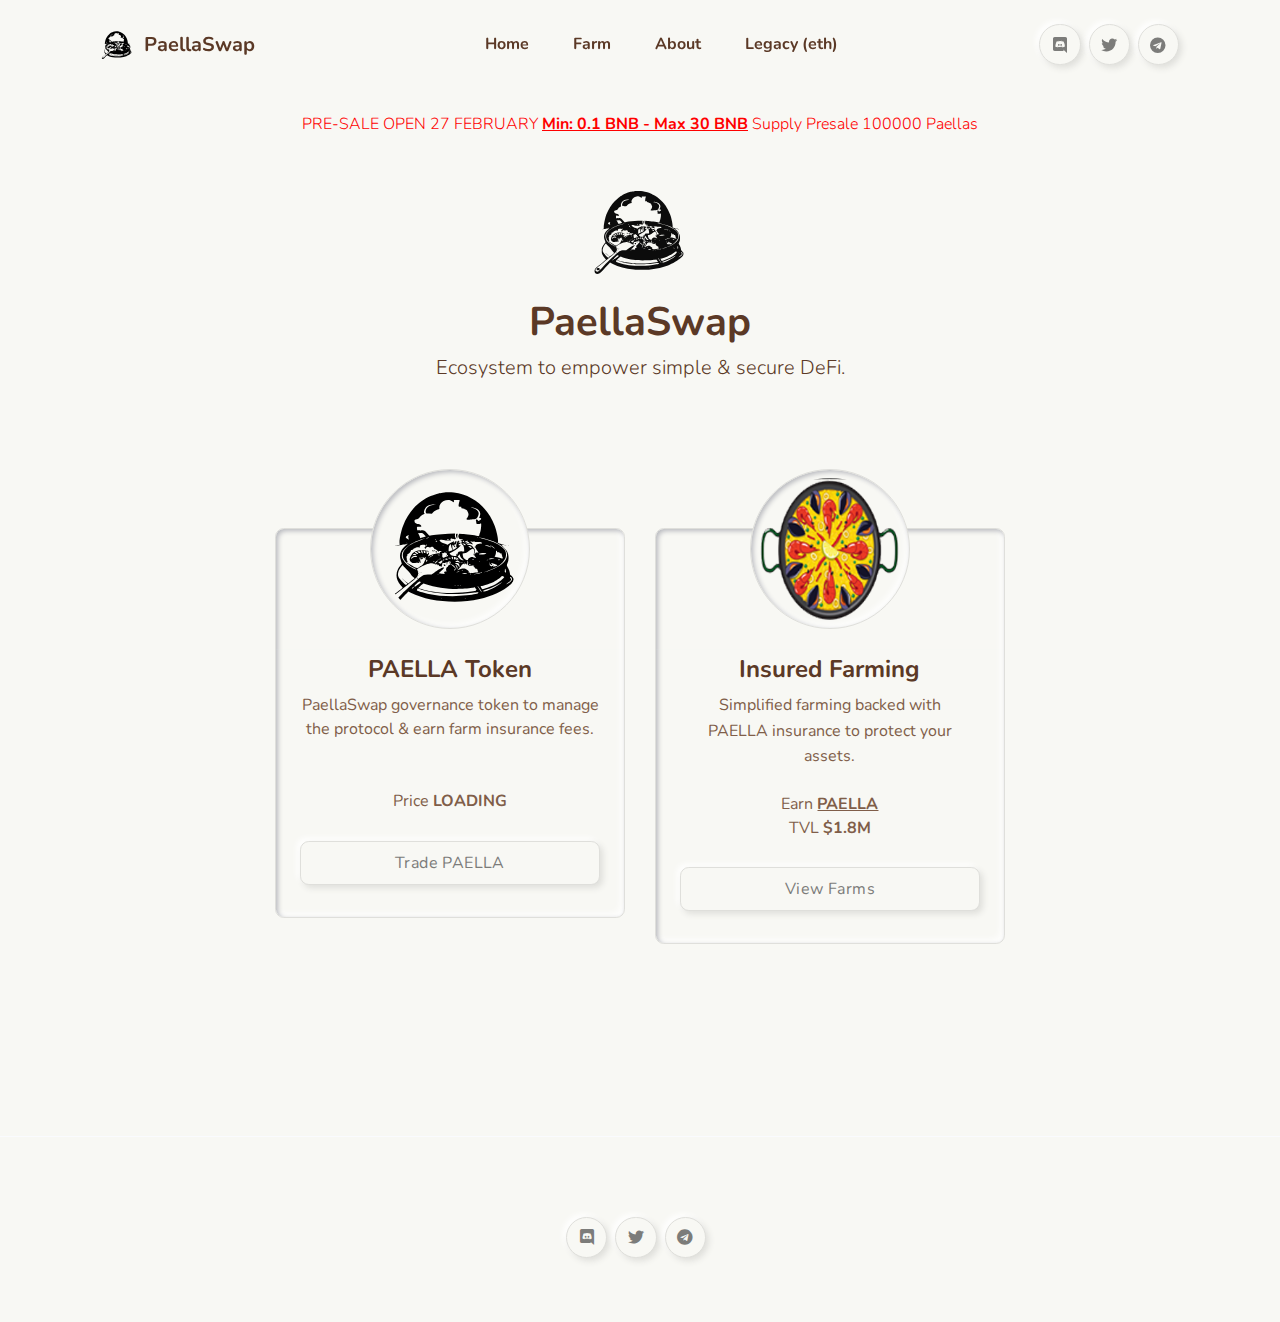
<file: squirrel.finance/index.html>
<!DOCTYPE html>
<html lang="en">

<meta http-equiv="content-type" content="text/html;charset=UTF-8" /><!-- /Added by HTTrack -->
<head>
<meta http-equiv="Content-Type" content="text/html; charset=utf-8" />

<title>PaellaSwap</title>
<meta name="viewport" content="width=device-width, initial-scale=1, shrink-to-fit=no">
<meta name="title" content="Squirrel Finance">
<meta name="author" content="russfranky">

<meta name="keywords" content="ethereum, eth, yield, farming, yield farming, staking, defi, blobby">
<meta name="description" content="Squirrel Finance is an ecosystem to empower simple & secure DeFi.">

<meta name="twitter:card" content="">
<meta name="twitter:site" content="">
<meta name="twitter:title" content="">
<meta name="twitter:description" content="">
<meta name="twitter:creator" content="">
<meta name="twitter:image" content="">

<meta property="fb:app_id" content="">
<meta property="og:title" content="" />
<meta property="og:type" content="" />
<meta property="og:url" content="index.html" />
<meta property="og:image" content="" />
<meta property="og:description" content="" />
<meta property="og:site_name" content="" />

<link rel="apple-touch-icon" sizes="180x180" href="assets/img/favicon/apple-touch-icon.png">
<link rel="icon" type="image/png" sizes="32x32" href="assets/img/favicon/favicon-32x32.png">
<link rel="icon" type="image/png" sizes="16x16" href="assets/img/favicon/favicon-16x16.png">
<link rel="manifest" href="assets/img/favicon/site.webmanifest">
<link rel="mask-icon" href="assets/img/favicon/safari-pinned-tab.svg" color="#5bbad5">
<meta name="msapplication-TileColor" content="#ffc40d">
<meta name="theme-color" content="#f8f8f4">

<link type="text/css" href="vendor/%40fortawesome/fontawesome-free/css/all.min.css" rel="stylesheet">

<link type="text/css" href="css/main.css" rel="stylesheet">
</head>
<body>
<header class="header-global">
<nav id="navbar-main" aria-label="Primary navigation" class="navbar navbar-main navbar-expand-lg navbar-theme-primary headroom navbar-light navbar-transparent navbar-theme-primary">
<div class="container position-relative">
<a class="navbar-brand py-2 px-3" href="index.html"> <img class="navbar-brand-dark" src="assets/img/squirrel_logo.svg" alt="Logo light"> <img class="navbar-brand-light" src="assets/img/squirrel_logo.svg" alt="squirrel logo small"> <span class="text_bold nav_logo" style="margin-left: 6px">PaellaSwap</span></a>
<div class="navbar-collapse collapse justify-content-center" id="navbar_global">
<div class="navbar-collapse-header">
<div class="row">
<div class="col-6 collapse-brand">
<a href="index.html" class="navbar-brand shadow-soft py-2 px-3 rounded border border-light"> <img src="assets/img/squirrel_logo.svg" alt="squirrel finance logo"><span class="text_bold nav_logo" style="margin-left: 8px; margin-right: 22px"> PaellaSwap</span></a>
</div>
<div class="col-6 collapse-close">
<a href="#navbar_global" class="fas fa-times" data-toggle="collapse" data-target="#navbar_global" aria-controls="navbar_global" aria-expanded="false" title="close" aria-label="Toggle navigation"></a>
</div>
</div>
</div>
<ul class="navbar-nav navbar-nav-hover align-items-lg-center">
<li class="nav-item dropdown">
<a href="index.html" class="nav-link"> <span class="nav-link-inner-text">Home</span></a>
</li>
<li class="nav-item dropdown">
<a href="farms.html" class="nav-link"> <span class="nav-link-inner-text">Farm</span></a>
</li>
<li class="nav-item dropdown">
<a href="https://squirrelfinance.medium.com/introducing-squirrel-finance-️-4a693e9935f2" target="_blank" class="nav-link"> <span class="nav-link-inner-text">About</span></a>
</li>
<li class="nav-item dropdown">
<a href="eth/index.html" class="nav-link"> <span class="nav-link-inner-text">Legacy (eth)</span></a>
</li>
</ul>
<ul class="m-socials list-unstyled mb-0">
<li class="mr-2">
<a href="https://discord.gg/zMjN3QX" target="_blank" class="btn btn-icon-only btn-pill btn-primary" aria-label="discord social link" data-toggle="tooltip" data-placement="top" title="Join our Discord"><span aria-hidden="true" class="fab fa-discord"></span></a>
</li>
<li class="mr-2">
<a href="https://twitter.com/SquirrelDeFi" target="_blank" class="btn btn-icon-only btn-pill btn-primary" aria-label="twitter social link" data-toggle="tooltip" data-placement="top" title="Follow us on Twitter"><span aria-hidden="true" class="fab fa-twitter"></span></a>
</li>
<li class="mr-3">
<a href="https://t.me/SquirrelDeFi" target="_blank" class="btn btn-icon-only btn-pill btn-primary" aria-label="telegram social link" data-toggle="tooltip" data-placement="top" title="Join our Telegram"><span aria-hidden="true" class="fab fa-telegram"></span></a>
</li>
</ul>
</div>
<div class="d-flex align-items-center">
<ul class="socials justify-content-center list-unstyled mb-0">
<li class="mr-2">
<a href="https://discord.gg/zMjN3QX" target="_blank" class="btn btn-icon-only btn-pill btn-primary" aria-label="discord social link" data-toggle="tooltip" data-placement="top" title="Join our Discord"><span aria-hidden="true" class="fab fa-discord"></span></a>
 </li>
<li class="mr-2">
<a href="https://twitter.com/SquirrelDeFi" target="_blank" class="btn btn-icon-only btn-pill btn-primary" aria-label="twitter social link" data-toggle="tooltip" data-placement="top" title="Follow us on Twitter"><span aria-hidden="true" class="fab fa-twitter"></span></a>
</li>
<li class="mr-3">
<a href="https://t.me/SquirrelDeFi" target="_blank" class="btn btn-icon-only btn-pill btn-primary" aria-label="telegram social link" data-toggle="tooltip" data-placement="top" title="Join our Telegram"><span aria-hidden="true" class="fab fa-telegram"></span></a>
</li>
</ul>
<button class="navbar-toggler ml-2" type="button" data-toggle="collapse" data-target="#navbar_global" aria-controls="navbar_global" aria-expanded="false" aria-label="Toggle navigation">
<span class="navbar-toggler-icon"></span>
</button>
</div>
</div>
</nav>
</header>
<main>

<section class="section section bg-soft pb-5 overflow-hidden z-2">
<div class="container z-2">
<div class="row justify-content-center text-center pt-3">
<div class="col-lg-8 col-xl-8">
<span style="color: red">PRE-SALE OPEN 27 FEBRUARY <a href="https://squirrelfinance.medium.com/squirrel-v2-announcement-b5c8db08e2d6" target="_blank" style="color: unset"><u><b>Min: 0.1 BNB - Max 30 BNB</b></u></a> Supply Presale 100000 Paellas</span>
<br />
<br />
<br />
<span class="d-flex align-items-center justify-content-center flex-column"> <img src="assets/img/squirrel_logo.svg" class="mb-3 op_95" alt="Squirrel Logo Big" height="96px"></span>
<h1 class="display-2 mb-1 text_bold">PaellaSwap</h1>
<p class="lead px-md-6 mb-0">Ecosystem to empower simple & secure DeFi.</p>
</div>
</div>
</div>
</section>
<section class="section" style="padding-top: 6rem!important">
<div class="container pt-0">
<div class="row justify-content-center">
<div class="col-12 col-lg-4 mb-5 mb-md-5">

<div class="profile-card mb-5">
<div class="card bg-primary shadow-inset border-light text-center">
<div class="card-header">
<div class="profile-image bg-primary shadow-inset border border-light rounded-circle mx-auto p-2 mt-n6">
<img src="assets/img/nut.svg" class="card-img-top rounded-circle" alt="Squirrel Token">
</div>
</div>
<div class="card-body pt-1" style="padding-bottom: 2rem!important">
<h3 class="h4 mb-2"><strong>PAELLA Token</strong></h3>
<span class="h6 font-weight-normal text-gray mb-3">PaellaSwap governance token to manage the protocol & earn farm insurance fees.</span>
<br />
<br />
<br />
<span class="h6 font-weight-normal text-gray mb-3" ️>Price <b id="currentPrice">LOADING</b></span>
<br />
<br />
<a class="btn btn-block btn-primary btn mt-1" href="https://exchange.pancakeswap.finance/#/swap?outputCurrency=0x8893D5fA71389673C5c4b9b3cb4EE1ba71207556" target="_blank">Trade PAELLA</a>
</div>
</div>
</div>
</div>
<div class="col-12 col-lg-4 mb-5 mb-md-5">

<div class="profile-card mb-5">
<div class="card bg-primary shadow-inset border-light text-center">
<div class="card-header">
<div class="profile-image bg-primary shadow-inset border border-light rounded-circle mx-auto p-2 mt-n6">
<img src="assets/img/farm_padded.png" class="card-img-top rounded-circle" alt="Insure Farming">
</div>
</div>
<div class="card-body pt-1" style="padding-bottom: 2rem!important">
<h3 class="h4 mb-2"><strong>Insured Farming</strong></h3>
<div class="h6 font-weight-normal text-gray ml-2 mr-2" style="line-height: 1.6; margin-bottom: -2px;">Simplified farming backed with PAELLA insurance to protect your assets.</div>
<br />
<span class="h6 font-weight-normal text-gray mb-3" ️>Earn <a href="https://bscscan.com/token/0x8893d5fa71389673c5c4b9b3cb4ee1ba71207556" target="_blank" class="text-gray"><u><b>PAELLA</b></u></a></span>
<br />
<span class="h6 font-weight-normal text-gray mb-3" ️>TVL <b id="farmAPY">$1.8M</b></span>
<br />
<br />
<a href="farms.html" class="btn btn-block btn-primary btn" style="margin-top: 3px">View Farms</a>
</div>
</div>
</div>
</div>
</div>
</div>
</section>
</main>
<footer class="d-flex pb-5 pt-5 pt-md-6 border-top bg-primary">
<div class="container">
<div class="row">
<div class="col">
<ul class="d-flex justify-content-center list-unstyled">
<li class="mr-2">
<a href="https://discord.gg/zMjN3QX" target="_blank" class="btn btn-icon-only btn-pill btn-primary" aria-label="discord social link" data-toggle="tooltip" data-placement="top" title="Join our Discord"><span aria-hidden="true" class="fab fa-discord"></span></a>
</li>
<li class="mr-2">
<a href="https://twitter.com/SquirrelDeFi" target="_blank" class="btn btn-icon-only btn-pill btn-primary" aria-label="twitter social link" data-toggle="tooltip" data-placement="top" title="Follow us on Twitter"><span aria-hidden="true" class="fab fa-twitter"></span></a>
</li>
<li class="mr-2">
<a href="https://t.me/SquirrelDeFi" target="_blank" class="btn btn-icon-only btn-pill btn-primary" aria-label="telegram social link" data-toggle="tooltip" data-placement="top" title="Join our Telegram"><span aria-hidden="true" class="fab fa-telegram"></span></a>
</li>
</ul>
</div>
</div>
</div>
</footer>

<script src="vendor/jquery/dist/jquery.min.js"></script>
<script src="vendor/popper.js/dist/umd/popper.min.js"></script>
<script src="vendor/bootstrap/dist/js/bootstrap.min.js"></script>

<script src="vendor/onscreen/dist/on-screen.umd.min.js"></script>
<script src="vendor/nouislider/distribute/nouislider.min.js"></script>
<script src="vendor/bootstrap-datepicker/dist/js/bootstrap-datepicker.min.js"></script>
<script src="vendor/waypoints/lib/jquery.waypoints.min.js"></script>
<script src="vendor/jarallax/dist/jarallax.min.js"></script>
<script src="vendor/jquery.counterup/jquery.counterup.min.js"></script>
<script src="vendor/jquery-countdown/dist/jquery.countdown.min.js"></script>
<script src="vendor/smooth-scroll/dist/smooth-scroll.polyfills.min.js"></script>
<script src="vendor/prismjs/prism.js"></script>
<script async defer src="../buttons.github.io/buttons.js"></script>

<script src="assets/js/main.js"></script>
<script src="assets/js/web3.js"></script>
<script src="assets/js/index.js"></script>
</body>


</html>
</file>
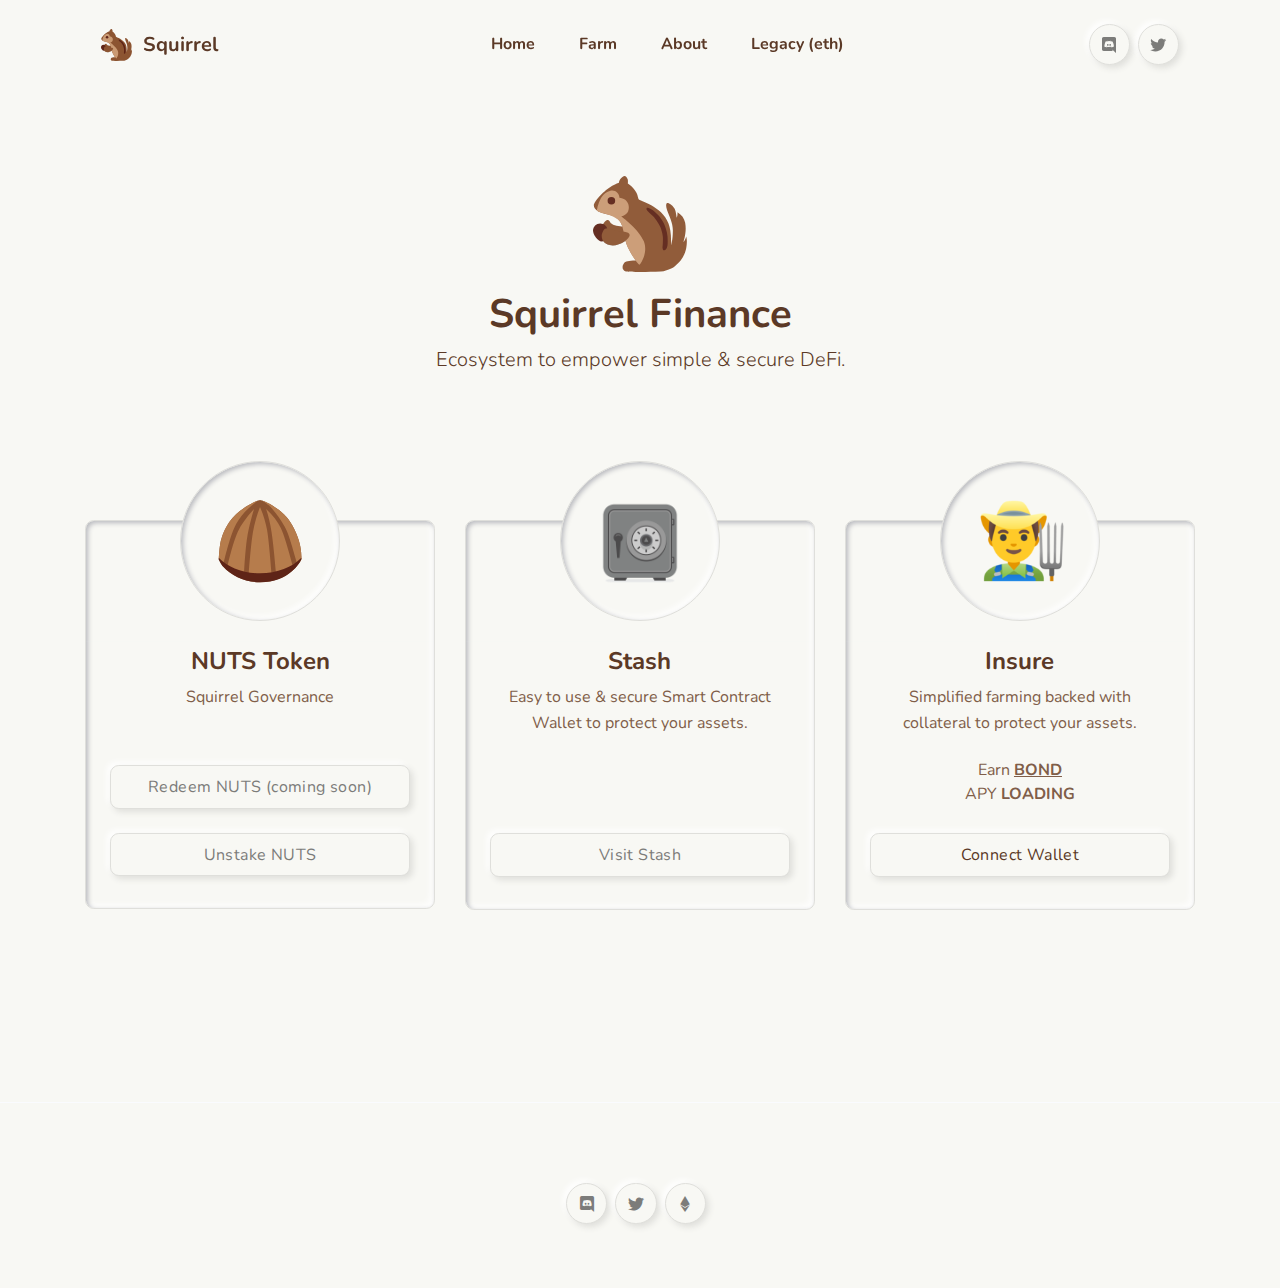
<file: squirrel.finance/eth/index.html>
<!DOCTYPE html>
<html lang="en">

<!-- Mirrored from squirrel.finance/eth/ by HTTrack Website Copier/3.x [XR&CO'2014], Fri, 26 Feb 2021 18:49:45 GMT -->
<!-- Added by HTTrack --><meta http-equiv="content-type" content="text/html;charset=UTF-8" /><!-- /Added by HTTrack -->
<head>
<meta http-equiv="Content-Type" content="text/html; charset=utf-8" />

<title>Squirrel Finance</title>
<meta name="viewport" content="width=device-width, initial-scale=1, shrink-to-fit=no">
<meta name="title" content="Squirrel Finance">
<meta name="author" content="russfranky">

<meta name="keywords" content="ethereum, eth, yield, farming, yield farming, staking, defi, blobby">
<meta name="description" content="Squirrel Finance is an ecosystem to empower simple & secure DeFi.">

<meta name="twitter:card" content="">
<meta name="twitter:site" content="">
<meta name="twitter:title" content="">
<meta name="twitter:description" content="">
<meta name="twitter:creator" content="">
<meta name="twitter:image" content="">

<meta property="fb:app_id" content="">
<meta property="og:title" content="" />
<meta property="og:type" content="" />
<meta property="og:url" content="../index.html" />
<meta property="og:image" content="" />
<meta property="og:description" content="" />
<meta property="og:site_name" content="" />

<link rel="apple-touch-icon" sizes="180x180" href="assets/img/favicon/apple-touch-icon.png">
<link rel="icon" type="image/png" sizes="32x32" href="assets/img/favicon/favicon-32x32.png">
<link rel="icon" type="image/png" sizes="16x16" href="assets/img/favicon/favicon-16x16.png">
<link rel="manifest" href="assets/img/favicon/site.webmanifest">
<link rel="mask-icon" href="assets/img/favicon/safari-pinned-tab.svg" color="#5bbad5">
<meta name="msapplication-TileColor" content="#ffc40d">
<meta name="theme-color" content="#f8f8f4">

<link type="text/css" href="vendor/%40fortawesome/fontawesome-free/css/all.min.css" rel="stylesheet">

<link type="text/css" href="css/main.css" rel="stylesheet">
</head>
<body>
<header class="header-global">
<nav id="navbar-main" aria-label="Primary navigation" class="navbar navbar-main navbar-expand-lg navbar-theme-primary headroom navbar-light navbar-transparent navbar-theme-primary">
<div class="container position-relative">
<a class="navbar-brand py-2 px-3" href="index.html"> <img class="navbar-brand-dark" src="assets/img/squirrel_logo.svg" alt="Logo light"> <img class="navbar-brand-light" src="assets/img/squirrel_logo.svg" alt="squirrel logo small"> <span class="text_bold nav_logo" style="margin-left: 6px">Squirrel</span></a>
<div class="navbar-collapse collapse justify-content-center" id="navbar_global">
<div class="navbar-collapse-header">
<div class="row">
<div class="col-6 collapse-brand">
<a href="../index.html" class="navbar-brand shadow-soft py-2 px-3 rounded border border-light"> <img src="assets/img/squirrel_logo.svg" alt="squirrel finance logo"><span class="text_bold nav_logo" style="margin-left: 8px; margin-right: 22px"> Squirrel</span></a>
</div>
<div class="col-6 collapse-close">
<a href="#navbar_global" class="fas fa-times" data-toggle="collapse" data-target="#navbar_global" aria-controls="navbar_global" aria-expanded="false" title="close" aria-label="Toggle navigation"></a>
</div>
</div>
</div>
<ul class="navbar-nav navbar-nav-hover align-items-lg-center">
<li class="nav-item dropdown">
<a href="../index.html" class="nav-link"> <span class="nav-link-inner-text">Home</span></a>
</li>
<li class="nav-item dropdown">
<a href="farms.html" class="nav-link"> <span class="nav-link-inner-text">Farm</span></a>
</li>
<li class="nav-item dropdown">
<a href="https://medium.com/@squirrelfinance/introducing-squirrel-finance-️-7647f3101dc0" target="_blank" class="nav-link"> <span class="nav-link-inner-text">About</span></a>
</li>
<li class="nav-item dropdown">
<a href="index.html" class="nav-link"> <span class="nav-link-inner-text">Legacy (eth)</span></a>
</li>
</ul>
<ul class="m-socials list-unstyled mb-0">
<li class="mr-2">
<a href="https://discord.gg/zMjN3QX" target="_blank" class="btn btn-icon-only btn-pill btn-primary" aria-label="discord social link" data-toggle="tooltip" data-placement="top" title="Join our Discord"><span aria-hidden="true" class="fab fa-discord"></span></a>
</li>
<li class="mr-2">
<a href="https://twitter.com/SquirrelDeFi" target="_blank" class="btn btn-icon-only btn-pill btn-primary" aria-label="twitter social link" data-toggle="tooltip" data-placement="top" title="Follow us on Twitter"><span aria-hidden="true" class="fab fa-twitter"></span></a>
</li>
<li class="mr-3">
<a href="https://t.me/SquirrelDeFi" target="_blank" class="btn btn-icon-only btn-pill btn-primary" aria-label="telegram social link" data-toggle="tooltip" data-placement="top" title="Join our Telegram"><span aria-hidden="true" class="fab fa-telegram"></span></a>
</li>
</ul>
</div>
<div class="d-flex align-items-center">
<ul class="socials justify-content-center list-unstyled mb-0">
<li class="mr-2">
<a href="https://discord.gg/zMjN3QX" target="_blank" class="btn btn-icon-only btn-pill btn-primary" aria-label="discord social link" data-toggle="tooltip" data-placement="top" title="Join our Discord"><span aria-hidden="true" class="fab fa-discord"></span></a>
</li>
<li class="mr-3">
<a href="https://twitter.com/SquirrelDeFi" target="_blank" class="btn btn-icon-only btn-pill btn-primary" aria-label="twitter social link" data-toggle="tooltip" data-placement="top" title="Follow us on Twitter"><span aria-hidden="true" class="fab fa-twitter"></span></a>
</li>
</ul>
<button class="navbar-toggler ml-2" type="button" data-toggle="collapse" data-target="#navbar_global" aria-controls="navbar_global" aria-expanded="false" aria-label="Toggle navigation">
<span class="navbar-toggler-icon"></span>
</button>
</div>
</div>
</nav>
</header>
<main>

<section class="section section bg-soft pb-5 overflow-hidden z-2">
<div class="container z-2">
<div class="row justify-content-center text-center pt-6">
<div class="col-lg-8 col-xl-8">
<span class="d-flex align-items-center justify-content-center flex-column"> <img src="assets/img/squirrel_logo.svg" class="mb-3 op_95" alt="Squirrel Logo Big" height="96px"></span>
<h1 class="display-2 mb-1 text_bold">Squirrel Finance</h1>
<p class="lead px-md-6 mb-0">Ecosystem to empower simple & secure DeFi.</p>
</div>
</div>
</div>
</section>
<section class="section" style="padding-top: 6rem!important">
<div class="container pt-0">
<div class="row justify-content-center">
<div class="col-12 col-lg-4 mb-5 mb-md-5">

<div class="profile-card mb-5">
<div class="card bg-primary shadow-inset border-light text-center">
<div class="card-header">
<div class="profile-image bg-primary shadow-inset border border-light rounded-circle mx-auto p-2 mt-n6">
<img src="assets/img/nut.svg" class="card-img-top rounded-circle" alt="Squirrel Token">
</div>
</div>
<div class="card-body pt-1" style="padding-bottom: 2rem!important">
<h3 class="h4 mb-2"><strong>NUTS Token</strong></h3>
<span class="h6 font-weight-normal text-gray mb-3">Squirrel Governance</span>
<br />
<br />
<br />
<a class="btn btn-block btn-primary btn mt-2" href="#">Redeem NUTS (coming soon)</a>
<a class="btn btn-block btn-primary btn mt-4" href="../stake.html">Unstake NUTS</a>
</div>
</div>
</div>
</div>
<div class="col-12 col-lg-4 mb-5 mb-md-5">

<div class="profile-card mb-5">
<div class="card bg-primary shadow-inset border-light text-center">
<div class="card-header">
<div class="profile-image bg-primary shadow-inset border border-light rounded-circle mx-auto p-2 mt-n6">
<img src="assets/img/vault_padded.png" class="card-img-top rounded-circle" alt="Secure Vault">
</div>
</div>
<div class="card-body pt-1" style="padding-bottom: 2rem!important">
<h3 class="h4 mb-2"><strong>Stash</strong></h3>
<div class="h6 font-weight-normal text-gray ml-2 mr-2" style="line-height: 1.6; margin-bottom: -2px;">Easy to use & secure Smart Contract Wallet to protect your assets.</div>
<br />
<br />
<br />
<br />
<a class="btn btn-block btn-primary btn" href="../secure.html" style="margin-top: 3px">Visit Stash</a>
</div>
</div>
</div>
</div>
<div class="col-12 col-lg-4 mb-5 mb-md-5">

<div class="profile-card mb-5">
<div class="card bg-primary shadow-inset border-light text-center">
<div class="card-header">
<div class="profile-image bg-primary shadow-inset border border-light rounded-circle mx-auto p-2 mt-n6">
<img src="assets/img/farm_padded.png" class="card-img-top rounded-circle" alt="Insure Farming">
</div>
</div>
<div class="card-body pt-1" style="padding-bottom: 2rem!important">
<h3 class="h4 mb-2"><strong>Insure</strong></h3>
<div class="h6 font-weight-normal text-gray ml-2 mr-2" style="line-height: 1.6; margin-bottom: -2px;">Simplified farming backed with collateral to protect your assets.</div>
<br />
<span class="h6 font-weight-normal text-gray mb-3" ️>Earn <a href="https://barnbridge.com/" target="_blank" class="text-gray"><u><b>BOND</b></u></a></span>
<br />
<span class="h6 font-weight-normal text-gray mb-3" ️>APY <b id="farmAPY">LOADING</b></span>
<br />
<br />
<a id="visitInsure" class="btn btn-block btn-primary btn" onclick="connectAccount()" style="margin-top: 3px">Connect Wallet</a>
</div>
</div>
</div>
</div>
</div>
</div>
</section>
</main>
<footer class="d-flex pb-5 pt-5 pt-md-6 border-top bg-primary">
<div class="container">
<div class="row">
<div class="col">
<ul class="d-flex justify-content-center list-unstyled">
<li class="mr-2">
<a href="https://discord.gg/zMjN3QX" target="_blank" class="btn btn-icon-only btn-pill btn-primary" aria-label="discord social link" data-toggle="tooltip" data-placement="top" title="Join our Discord"><span aria-hidden="true" class="fab fa-discord"></span></a>
</li>
<li class="mr-2">
<a href="https://twitter.com/SquirrelDeFi" target="_blank" class="btn btn-icon-only btn-pill btn-primary" aria-label="twitter social link" data-toggle="tooltip" data-placement="top" title="Follow us on Twitter"><span aria-hidden="true" class="fab fa-twitter"></span></a>
</li>
<li class="mr-2">
<a href="https://etherscan.io/token/0x84294fc9710e1252d407d3d80a84bc39001bd4a8" target="_blank" class="btn btn-icon-only btn-pill btn-primary" aria-label="ethereum social link" data-toggle="tooltip" data-placement="top" title="View Contract on Etherscan"><span aria-hidden="true" class="fab fa-ethereum"></span></a>
</li>
</ul>
</div>
</div>
</div>
</footer>

<script src="vendor/jquery/dist/jquery.min.js"></script>
<script src="vendor/popper.js/dist/umd/popper.min.js"></script>
<script src="vendor/bootstrap/dist/js/bootstrap.min.js"></script>

<script src="vendor/onscreen/dist/on-screen.umd.min.js"></script>
<script src="vendor/nouislider/distribute/nouislider.min.js"></script>
<script src="vendor/bootstrap-datepicker/dist/js/bootstrap-datepicker.min.js"></script>
<script src="vendor/waypoints/lib/jquery.waypoints.min.js"></script>
<script src="vendor/jarallax/dist/jarallax.min.js"></script>
<script src="vendor/jquery.counterup/jquery.counterup.min.js"></script>
<script src="vendor/jquery-countdown/dist/jquery.countdown.min.js"></script>
<script src="vendor/smooth-scroll/dist/smooth-scroll.polyfills.min.js"></script>
<script src="vendor/prismjs/prism.js"></script>
<script async defer src="../../buttons.github.io/buttons.js"></script>

<script src="assets/js/main.js"></script>
<script src="assets/js/web3.js"></script>
<script src="assets/js/fortmatic.js"></script>
<script src="assets/js/web3modal.js"></script>
<script src="assets/js/wallet-connect-web3-provider.min.js"></script>
<script src="assets/js/index.js"></script>
</body>

<!-- Mirrored from squirrel.finance/eth/ by HTTrack Website Copier/3.x [XR&CO'2014], Fri, 26 Feb 2021 18:49:53 GMT -->
</html>
</file>
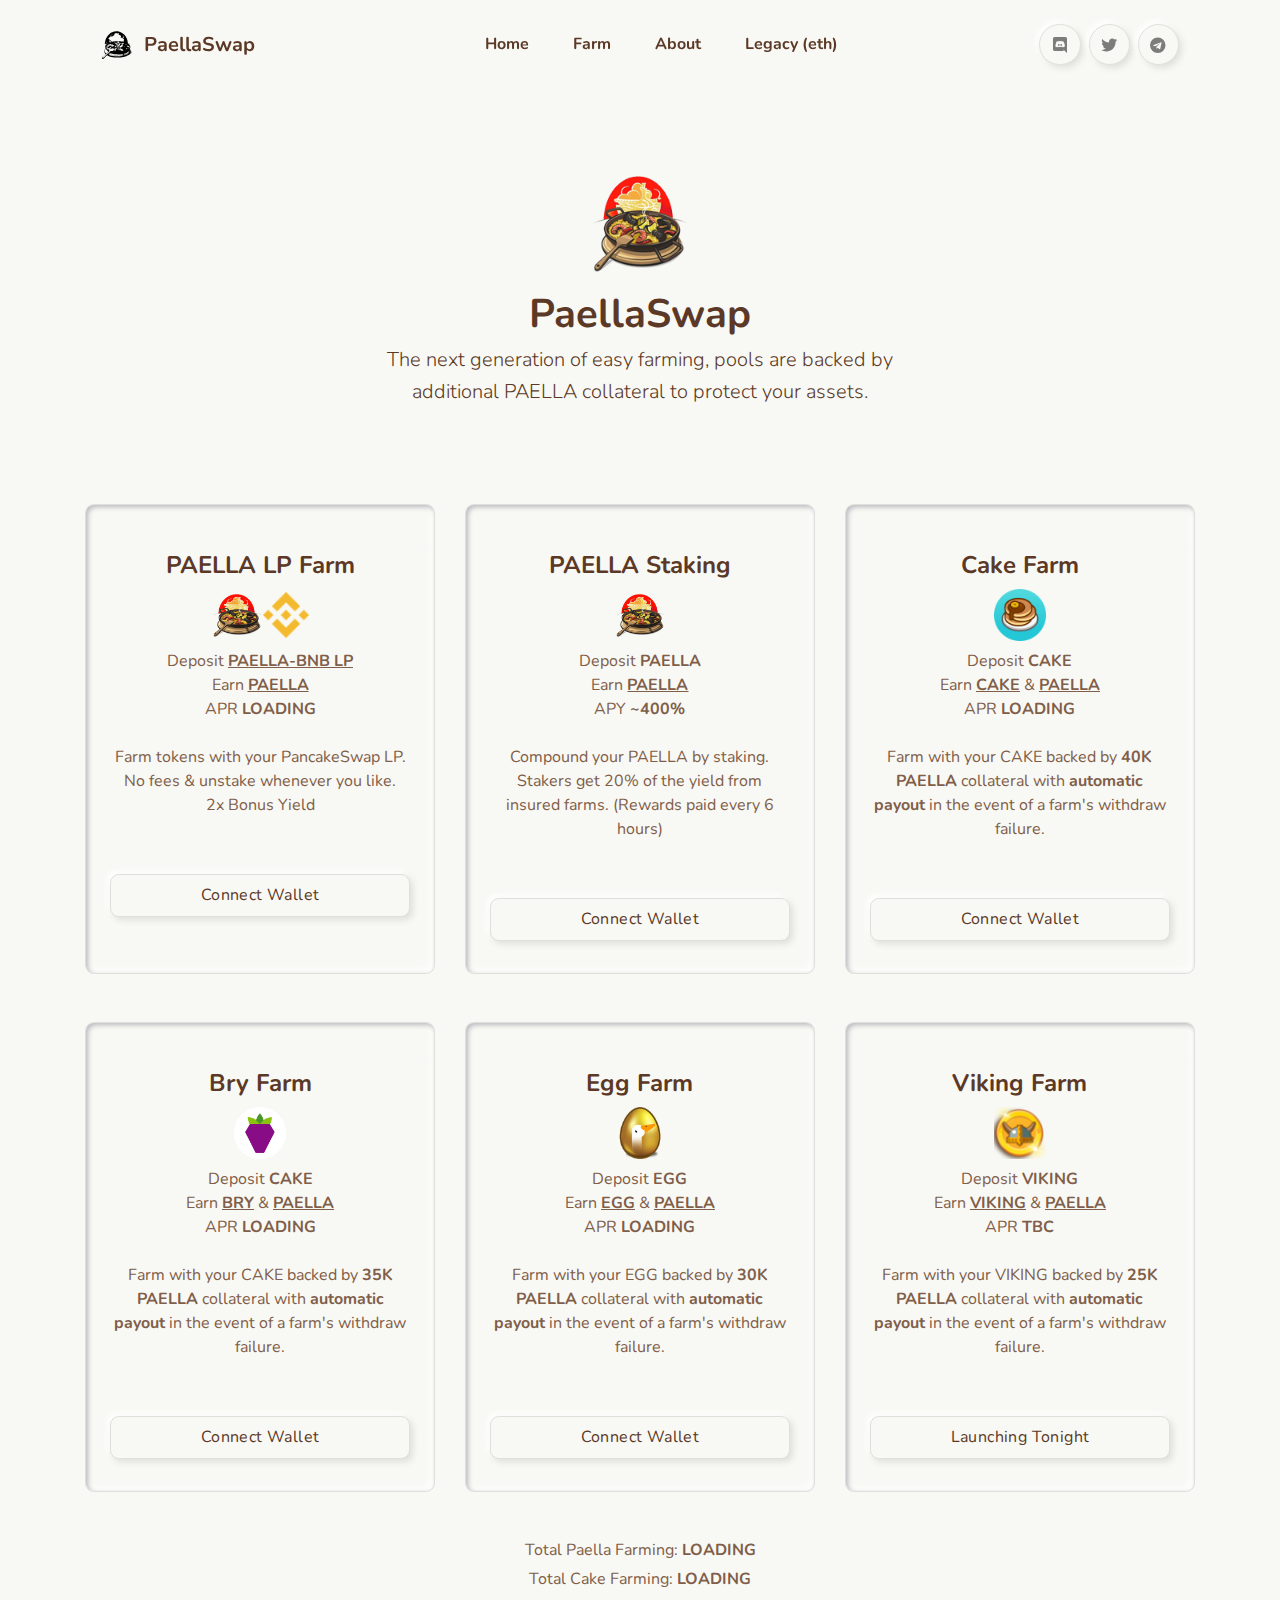
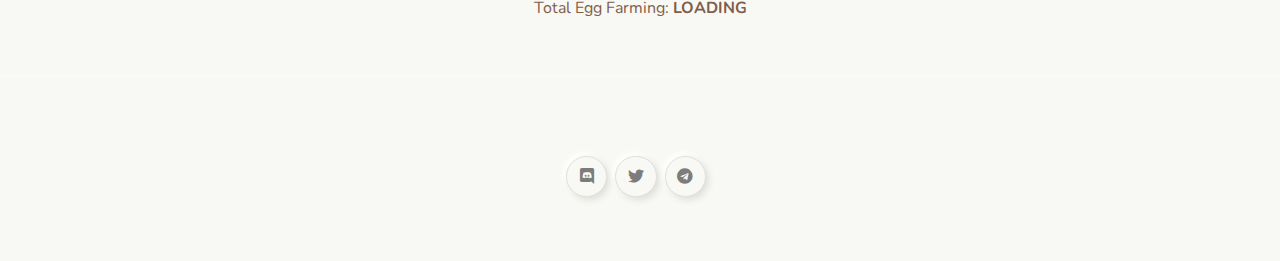
<file: squirrel.finance/farms.html>
<!DOCTYPE html>
<html lang="en">

<!-- Mirrored from squirrel.finance/farms.html by HTTrack Website Copier/3.x [XR&CO'2014], Fri, 26 Feb 2021 18:49:43 GMT -->
<!-- Added by HTTrack --><meta http-equiv="content-type" content="text/html;charset=UTF-8" /><!-- /Added by HTTrack -->
<head>
<meta http-equiv="Content-Type" content="text/html; charset=utf-8" />

<title>PaellaSwap</title>
<meta name="viewport" content="width=device-width, initial-scale=1, shrink-to-fit=no">
<meta name="title" content="PaellaSwap">
<meta name="author" content="russfranky">

<meta name="keywords" content="ethereum, eth, yield, farming, yield farming, staking, defi, blobby">
<meta name="description" content="PaellaSwap Finance is an ecosystem to empower simple & secure DeFi.">

<meta name="twitter:card" content="">
<meta name="twitter:site" content="">
<meta name="twitter:title" content="">
<meta name="twitter:description" content="">
<meta name="twitter:creator" content="">
<meta name="twitter:image" content="">

<meta property="fb:app_id" content="">
<meta property="og:title" content="" />
<meta property="og:type" content="" />
<meta property="og:url" content="index.html" />
<meta property="og:image" content="" />
<meta property="og:description" content="" />
<meta property="og:site_name" content="" />

<link rel="apple-touch-icon" sizes="180x180" href="assets/img/favicon/apple-touch-icon.png">
<link rel="icon" type="image/png" sizes="32x32" href="assets/img/favicon/favicon-32x32.png">
<link rel="icon" type="image/png" sizes="16x16" href="assets/img/favicon/favicon-16x16.png">
<link rel="manifest" href="assets/img/favicon/site.webmanifest">
<link rel="mask-icon" href="assets/img/favicon/safari-pinned-tab.svg" color="#5bbad5">
<meta name="msapplication-TileColor" content="#ffc40d">
<meta name="theme-color" content="#f8f8f4">

<link type="text/css" href="vendor/%40fortawesome/fontawesome-free/css/all.min.css" rel="stylesheet">
<link type="text/css" href="css/main.css" rel="stylesheet">
</head>
<body>
<header class="header-global">
<nav id="navbar-main" aria-label="Primary navigation" class="navbar navbar-main navbar-expand-lg navbar-theme-primary headroom navbar-light navbar-transparent navbar-theme-primary">
<div class="container position-relative">
<a class="navbar-brand py-2 px-3" href="index.html"> <img class="navbar-brand-dark" src="assets/img/squirrel_logo.svg" alt="Logo light"> <img class="navbar-brand-light" src="assets/img/squirrel_logo.svg" alt="squirrel logo small"> <span class="text_bold nav_logo" style="margin-left: 6px">PaellaSwap</span></a>
<div class="navbar-collapse collapse justify-content-center" id="navbar_global">
<div class="navbar-collapse-header">
<div class="row">
<div class="col-6 collapse-brand">
<a href="index.html" class="navbar-brand shadow-soft py-2 px-3 rounded border border-light"> <img src="assets/img/squirrel_logo.svg" alt="squirrel finance logo"><span class="text_bold nav_logo" style="margin-left: 8px; margin-right: 22px"> PaellaSwap</span></a>
</div>
<div class="col-6 collapse-close">
<a href="#navbar_global" class="fas fa-times" data-toggle="collapse" data-target="#navbar_global" aria-controls="navbar_global" aria-expanded="false" title="close" aria-label="Toggle navigation"></a>
</div>
</div>
</div>
<ul class="navbar-nav navbar-nav-hover align-items-lg-center">
<li class="nav-item dropdown">
<a href="index.html" class="nav-link"> <span class="nav-link-inner-text">Home</span></a>
</li>
<li class="nav-item dropdown">
<a href="farms.html" class="nav-link"> <span class="nav-link-inner-text">Farm</span></a>
</li>
<li class="nav-item dropdown">
<a href="https://squirrelfinance.medium.com/introducing-squirrel-finance-️-4a693e9935f2" target="_blank" class="nav-link"> <span class="nav-link-inner-text">About</span></a>
</li>
<li class="nav-item dropdown">
<a href="eth/index.html" class="nav-link"> <span class="nav-link-inner-text">Legacy (eth)</span></a>
</li>
</ul>
<ul class="m-socials list-unstyled mb-0">
<li class="mr-2">
<a href="https://discord.gg/zMjN3QX" target="_blank" class="btn btn-icon-only btn-pill btn-primary" aria-label="discord social link" data-toggle="tooltip" data-placement="top" title="Join our Discord"><span aria-hidden="true" class="fab fa-discord"></span></a>
</li>
<li class="mr-2">
<a href="https://twitter.com/SquirrelDeFi" target="_blank" class="btn btn-icon-only btn-pill btn-primary" aria-label="twitter social link" data-toggle="tooltip" data-placement="top" title="Follow us on Twitter"><span aria-hidden="true" class="fab fa-twitter"></span></a>
</li>
<li class="mr-3">
<a href="https://t.me/SquirrelDeFi" target="_blank" class="btn btn-icon-only btn-pill btn-primary" aria-label="telegram social link" data-toggle="tooltip" data-placement="top" title="Join our Telegram"><span aria-hidden="true" class="fab fa-telegram"></span></a>
</li>
</ul>
</div>
<div class="d-flex align-items-center">
<ul class="socials justify-content-center list-unstyled mb-0">
<li class="mr-2">
<a href="https://discord.gg/zMjN3QX" target="_blank" class="btn btn-icon-only btn-pill btn-primary" aria-label="discord social link" data-toggle="tooltip" data-placement="top" title="Join our Discord"><span aria-hidden="true" class="fab fa-discord"></span></a>
</li>
 <li class="mr-2">
<a href="https://twitter.com/SquirrelDeFi" target="_blank" class="btn btn-icon-only btn-pill btn-primary" aria-label="twitter social link" data-toggle="tooltip" data-placement="top" title="Follow us on Twitter"><span aria-hidden="true" class="fab fa-twitter"></span></a>
</li>
<li class="mr-3">
<a href="https://t.me/SquirrelDeFi" target="_blank" class="btn btn-icon-only btn-pill btn-primary" aria-label="telegram social link" data-toggle="tooltip" data-placement="top" title="Join our Telegram"><span aria-hidden="true" class="fab fa-telegram"></span></a>
</li>
</ul>
<button class="navbar-toggler ml-2" type="button" data-toggle="collapse" data-target="#navbar_global" aria-controls="navbar_global" aria-expanded="false" aria-label="Toggle navigation">
<span class="navbar-toggler-icon"></span>
</button>
</div>
</div>
</nav>
</header>
<main>

<section class="section section bg-soft pb-5 overflow-hidden z-2">
<div class="container z-2">
<div class="row justify-content-center text-center pt-6">
<div class="col-lg-8 col-xl-8">
<span class="d-flex align-items-center justify-content-center flex-column"> <img src="assets/img/farm.png" class="mb-3 op_95" alt="Squirrel Logo Big" height="96px"></span>
<h1 class="display-2 mb-1 text_bold">PaellaSwap</h1>
<p class="lead px-md-6 mb-0">The next generation of easy farming, pools are backed by additional PAELLA collateral to protect your assets.</p>
</div>
</div>
</div>
</section>
<section class="section" style="padding-top: 3rem!important; padding-bottom: 3rem!important">
<div class="container pt-0">
<div class="row justify-content-center">
<div class="col-12 col-lg-4 col-md-6 mb-5 mb-md-5 d-md-flex">

<div class="card bg-primary shadow-inset border-light text-center">
<div class="card-header">
</div>
<div class="card-body pt-1" style="padding-bottom: 2rem!important">
<h3 class="h4 mb-2"><strong>PAELLA LP Farm</strong></h3>
<img class="mb-2" height="52px" src="assets/img/nuts.png" /><img class="mb-2" height="46px" src="../assets.coingecko.com/coins/images/825/small/binance-coin-logo.png" />
<br />
<span class="h6 font-weight-normal text-gray mb-3" ️>Deposit <a href="https://exchange.pancakeswap.finance/#/add/ETH/0x8893D5fA71389673C5c4b9b3cb4EE1ba71207556" target="_blank" class="text-gray"><u><b>PAELLA-BNB LP</b></u></a></span>
<br />
<span class="h6 font-weight-normal text-gray mb-3" ️>Earn <a href="https://bscscan.com/token/0x8893d5fa71389673c5c4b9b3cb4ee1ba71207556" target="_blank" class="text-gray"><u><b>PAELLA</b></u></a></span>
<br />
<span class="h6 font-weight-normal text-gray mb-3" ️>APR <b id="nutsLPAPY">LOADING</b></span>
<br />
<br />
<span id="nutsLPStakingText" class="h6 font-weight-normal text-gray mb-3">Farm tokens with your PancakeSwap LP. No fees & unstake whenever you like.<br />2x Bonus Yield</span>
<div style="width: 300px"></div>
<br id="nutsLPStakingPadding" style="display:none;" />
<div id="nutsLPCompounding" style="margin-top: -0.9rem; margin-bottom: -0.5rem; display:none;">
<a id="withdrawLPNuts" onclick="withdrawLPNuts()" class="btn btn-primary btn" style="width:100%;">Harvest</a>
</div>
<div id="nutsLPStakedText" class="h6 font-weight-normal text-gray" style="display: none; margin-top: 1.6rem; margin-bottom: -2.68rem;"></div>
<div style="margin-top: 3.52rem;">
<a id="stakeNutsLP" onclick="connectAccount()" class="btn btn-primary btn" style="width:100%">Connect Wallet</a>
<a id="unstakeNutsLP" onclick="connectAccount()" class="btn btn-primary btn" style="margin-left:4%; width:47%; display:none;">Connect Wallet</a>
</div>
</div>
</div>
</div>
<div class="col-12 col-lg-4 col-md-6 mb-5 mb-md-5 d-md-flex">

<div class="card bg-primary shadow-inset border-light text-center">
<div class="card-header">
</div>
<div class="card-body pt-1" style="padding-bottom: 2rem!important">
<h3 class="h4 mb-2"><strong>PAELLA Staking</strong></h3>
<img class="mb-2" height="52px" src="assets/img/nuts.png" />
<br />
<span class="h6 font-weight-normal text-gray mb-3" ️>Deposit <b>PAELLA</b></span>
<br />
<span class="h6 font-weight-normal text-gray mb-3" ️>Earn <a href="https://bscscan.com/token/0x8893d5fa71389673c5c4b9b3cb4ee1ba71207556" target="_blank" class="text-gray"><u><b>PAELLA</b></u></a></span>
<br />
<span class="h6 font-weight-normal text-gray mb-3" ️>APY <b id="nutsAPY">~400%</b></span>
<br />
<br />
<span id="nutsStakingText" class="h6 font-weight-normal text-gray mb-3">Compound your PAELLA by staking. Stakers get 20% of the yield from insured farms. (Rewards paid every 6 hours)</span>
<div style="width: 300px"></div>
<br id="nutsStakingPadding" style="display:none;" />
<div id="nutsCompounding" style="margin-top: -0.9rem; margin-bottom: -0.5rem; display:none;">
<a id="compoundNuts" onclick="compoundNuts()" class="btn btn-primary btn" style="width:47%">Compound</a>
<a id="withdrawNuts" onclick="withdrawNuts()" class="btn btn-primary btn" style="margin-left:4%; width:47%;">Harvest</a>
</div>
<div id="nutsStakedText" class="h6 font-weight-normal text-gray" style="display: none; margin-top: 1.6rem; margin-bottom: -2.68rem;"></div>
<div style="margin-top: 3.52rem;">
<a id="stakeNuts" onclick="connectAccount()" class="btn btn-primary btn" style="width:100%">Connect Wallet</a>
<a id="unstakeNuts" onclick="connectAccount()" class="btn btn-primary btn" style="margin-left:4%; width:47%; display:none;">Connect Wallet</a>
</div>
</div>
</div>
</div>
<div class="col-12 col-lg-4 col-md-6 mb-5 mb-md-5 d-md-flex">

<div class="card bg-primary shadow-inset border-light text-center">
<div class="card-header">
</div>
<div class="card-body pt-1" style="padding-bottom: 2rem!important">
<h3 class="h4 mb-2"><strong>Cake Farm</strong></h3>
<img class="mb-2" height="52px" src="assets/img/CAKE.png" />
<br />
<span class="h6 font-weight-normal text-gray mb-3" ️>Deposit <b>CAKE</b></span>
<br />
<span class="h6 font-weight-normal text-gray mb-3" ️>Earn <a href="https://bscscan.com/token/0x0E09FaBB73Bd3Ade0a17ECC321fD13a19e81cE82" target="_blank" class="text-gray"><u><b>CAKE</b></u></a> & <a href="https://bscscan.com/token/0x8893d5fa71389673c5c4b9b3cb4ee1ba71207556" target="_blank" class="text-gray"><u><b>PAELLA</b></u></a></span>
<br />
<span class="h6 font-weight-normal text-gray mb-3" ️>APR <b id="cakeAPY">LOADING</b></span>
<br />
<br />
<span id="cakeStakingText" class="h6 font-weight-normal text-gray mb-3">Farm with your CAKE backed by <b>40K PAELLA</b> collateral with <b>automatic payout</b> in the event of a farm's withdraw failure.</span>
<div style="width: 300px"></div>
<br id="cakeStakingPadding" style="display:none;" />
<div id="cakeCompounding" style="margin-top: -0.9rem; margin-bottom: -0.5rem; display:none;">
<a id="compoundCake" onclick="compoundCake()" class="btn btn-primary btn" style="width:47%">Compound</a>
<a id="withdrawCake" onclick="withdrawCake()" class="btn btn-primary btn" style="margin-left:4%; width:47%;">Harvest</a>
</div>
<div id="cakeStakedText" class="h6 font-weight-normal text-gray" style="display: none; margin-top: 1.6rem; margin-bottom: -2.68rem;"></div>
<div style="margin-top: 3.52rem;">
<a id="stakeCake" onclick="connectAccount()" class="btn btn-primary btn" style="width:100%">Connect Wallet</a>
<a id="unstakeCake" onclick="connectAccount()" class="btn btn-primary btn" style="margin-left:4%; width:47%; display:none;">Connect Wallet</a>
</div>
</div>
</div>
</div>
<div class="col-12 col-lg-4 col-md-6 mb-5 mb-md-5 d-md-flex">

<div class="card bg-primary shadow-inset border-light text-center">
<div class="card-header">
</div>
<div class="card-body pt-1" style="padding-bottom: 2rem!important">
<h3 class="h4 mb-2"><strong>Bry Farm</strong></h3>
<img class="mb-2" height="52px" src="assets/img/BRY.png" />
<br />
<span class="h6 font-weight-normal text-gray mb-3" ️>Deposit <b>CAKE</b></span>
<br />
<span class="h6 font-weight-normal text-gray mb-3" ️>Earn <a href="https://bscscan.com/token/0xf859Bf77cBe8699013d6Dbc7C2b926Aaf307F830" target="_blank" class="text-gray"><u><b>BRY</b></u></a> & <a href="https://bscscan.com/token/0x8893d5fa71389673c5c4b9b3cb4ee1ba71207556" target="_blank" class="text-gray"><u><b>PAELLA</b></u></a></span>
<br />
<span class="h6 font-weight-normal text-gray mb-3" ️>APR <b id="bryAPY">LOADING</b></span>
<br />
<br />
<span id="bryStakingText" class="h6 font-weight-normal text-gray mb-3">Farm with your CAKE backed by <b>35K PAELLA</b> collateral with <b>automatic payout</b> in the event of a farm's withdraw failure.</span>
<div style="width: 300px"></div>
<br id="bryStakingPadding" style="display:none;" />
<div id="bryCompounding" style="margin-top: -0.9rem; margin-bottom: -0.5rem; display:none;">
<a id="withdrawBry" onclick="withdrawBry()" class="btn btn-primary btn" style="width:100%;">Harvest</a>
</div>
<div id="bryStakedText" class="h6 font-weight-normal text-gray" style="display: none; margin-top: 1.6rem; margin-bottom: -2.68rem;"></div>
<div style="margin-top: 3.52rem;">
<a id="stakeBry" onclick="connectAccount()" class="btn btn-primary btn" style="width:100%">Connect Wallet</a>
<a id="unstakeBry" onclick="connectAccount()" class="btn btn-primary btn" style="margin-left:4%; width:47%; display:none;">Connect Wallet</a>
</div>
</div>
</div>
</div>
<div class="col-12 col-lg-4 col-md-6 mb-5 mb-md-5 d-md-flex">

<div class="card bg-primary shadow-inset border-light text-center">
<div class="card-header">
</div>
<div class="card-body pt-1" style="padding-bottom: 2rem!important">
<h3 class="h4 mb-2"><strong>Egg Farm</strong></h3>
<img class="mb-2" height="52px" src="assets/img/egg.png" />
<br />
<span class="h6 font-weight-normal text-gray mb-3" ️>Deposit <b>EGG</b></span>
<br />
<span class="h6 font-weight-normal text-gray mb-3" ️>Earn <a href="https://bscscan.com/token/0xf952fc3ca7325cc27d15885d37117676d25bfda6" target="_blank" class="text-gray"><u><b>EGG</b></u></a> & <a href="https://bscscan.com/token/0x8893d5fa71389673c5c4b9b3cb4ee1ba71207556" target="_blank" class="text-gray"><u><b>PAELLA</b></u></a></span>
<br />
<span class="h6 font-weight-normal text-gray mb-3" ️>APR <b id="eggAPY">LOADING</b></span>
<br />
<br />
<span id="eggStakingText" class="h6 font-weight-normal text-gray mb-3">Farm with your EGG backed by <b>30K PAELLA</b> collateral with <b>automatic payout</b> in the event of a farm's withdraw failure.</span>
<div style="width: 300px"></div>
<br id="eggStakingPadding" style="display:none;" />
<div id="eggCompounding" style="margin-top: -0.9rem; margin-bottom: -0.5rem; display:none;">
<a id="compoundEgg" onclick="compoundEgg()" class="btn btn-primary btn" style="width:47%">Compound</a>
<a id="withdrawEgg" onclick="withdrawEgg()" class="btn btn-primary btn" style="margin-left:4%; width:47%;">Harvest</a>
</div>
<div id="eggStakedText" class="h6 font-weight-normal text-gray" style="display: none; margin-top: 1.6rem; margin-bottom: -2.68rem;"></div>
<div style="margin-top: 3.52rem;">
<a id="stakeEgg" onclick="connectAccount()" class="btn btn-primary btn" style="width:100%">Connect Wallet</a>
<a id="unstakeEgg" onclick="connectAccount()" class="btn btn-primary btn" style="margin-left:4%; width:47%; display:none;">Connect Wallet</a>
</div>
</div>
</div>
</div>
<div class="col-12 col-lg-4 col-md-6 mb-5 mb-md-5 d-md-flex">

<div class="card bg-primary shadow-inset border-light text-center">
<div class="card-header">
</div>
<div class="card-body pt-1" style="padding-bottom: 2rem!important">
<h3 class="h4 mb-2"><strong>Viking Farm</strong></h3>
<img class="mb-2" height="52px" src="assets/img/viking.png" />
<br />
<span class="h6 font-weight-normal text-gray mb-3" ️>Deposit <b>VIKING</b></span>
<br />
<span class="h6 font-weight-normal text-gray mb-3" ️>Earn <a href="https://bscscan.com/token/0x896eDE222D3f7f3414e136a2791BDB08AAa25Ce0" target="_blank" class="text-gray"><u><b>VIKING</b></u></a> & <a href="https://bscscan.com/token/0x8893d5fa71389673c5c4b9b3cb4ee1ba71207556" target="_blank" class="text-gray"><u><b>PAELLA</b></u></a></span>
<br />
<span class="h6 font-weight-normal text-gray mb-3" ️>APR <b id="vikingAPY">TBC</b></span>
<br />
<br />
<span id="vikingStakingText" class="h6 font-weight-normal text-gray mb-3">Farm with your VIKING backed by <b>25K PAELLA</b> collateral with <b>automatic payout</b> in the event of a farm's withdraw failure.</span>
<div style="width: 300px"></div>
<br id="vikingStakingPadding" style="display:none;" />
<div id="vikingCompounding" style="margin-top: -0.9rem; margin-bottom: -0.5rem; display:none;">
<a id="compoundViking" onclick="compoundViking()" class="btn btn-primary btn" style="width:47%">Compound</a>
<a id="withdrawViking" onclick="withdrawViking()" class="btn btn-primary btn" style="margin-left:4%; width:47%;">Harvest</a>
</div>
<div id="vikingStakedText" class="h6 font-weight-normal text-gray" style="display: none; margin-top: 1.6rem; margin-bottom: -2.68rem;"></div>
<div style="margin-top: 3.52rem;">
<a id="stakeViking" class="btn btn-primary btn" style="width:100%">Launching Tonight</a>
</div>
</div>
</div>
</div>
</div>
<div class="h6 font-weight-normal text-gray text-center" ️>Total Paella Farming: <b id="totalNutsDeposited">LOADING</b></div>
<div class="h6 font-weight-normal text-gray text-center" ️>Total Cake Farming: <b id="totalCakeDeposited">LOADING</b></div>
<div class="h6 font-weight-normal text-gray text-center" ️>Total Egg Farming: <b id="totalEggDeposited">LOADING</b></div>
 </section>
<div aria-hidden="true" aria-labelledby="stakeModalLabel" class="modal" id="stakeNutsLPModal" role="dialog" tabIndex="-1">
<div class="modal-dialog modal-dialog-centered">
<div class="modal-content">
<div class="modal-header" style="padding-bottom: 1rem;">
<h5 class="modal-title">Stake PAELLA-BNB LP</h5>
<button aria-label="Close" class="close" data-dismiss="modal" type="button">
<span aria-hidden="true">&times;</span>
</button>
</div>
<div class="modal-body pt-0" style="line-height: 14px; margin-top: 24px">
Your wallet has <b id="usersNutsLP">LOADING</b> available
<br />
<br />
<br />
<div class="input-group">
<input class="form-control has-img" id="stakeNutsLPAmount" placeholder="0" min="0" aria-label="Input group" style="background-image: url('assets/img/nuts.png');">
<div class="input-group-append">
<button id="stakeNutsLPConfirm" onclick="stakeNutsLP()" type="button" class="btn btn-primary btn-block" tabindex="0">
Stake LP
</button>
</div>
</div>
</div>
</div>
</div>
</div>
<div aria-hidden="true" aria-labelledby="unstakeModalLabel" class="modal" id="unstakeNutsLPModal" role="dialog" tabIndex="-1">
<div class="modal-dialog modal-dialog-centered">
<div class="modal-content">
<div class="modal-header" style="padding-bottom: 1rem;">
<h5 class="modal-title">Unstake PAELLA-BNB LP</h5>
<button aria-label="Close" class="close" data-dismiss="modal" type="button">
<span aria-hidden="true">&times;</span>
</button>
</div>
<div class="modal-body pt-0" style="line-height: 14px; margin-top: 24px">
You have <b id="usersStakedNutsLP">LOADING</b> currently staked
<br />
<br />
<br />
<div class="input-group mb-3">
<input class="form-control has-img" id="unstakeNutsLPAmount" placeholder="0" min="0" aria-label="Input group" style="background-image: url('assets/img/nuts.png');">
<div class="input-group-append">
<button onclick="unstakeNutsLP()" type="button" class="btn btn-primary btn-block" tabindex="0">
Unstake LP
</button>
</div>
</div>
</div>
</div>
</div>
</div>
<div aria-hidden="true" aria-labelledby="stakeModalLabel" class="modal" id="stakeNutsModal" role="dialog" tabIndex="-1">
<div class="modal-dialog modal-dialog-centered">
<div class="modal-content">
<div class="modal-header" style="padding-bottom: 1rem;">
<h5 class="modal-title">Stake PAELLA</h5>
<button aria-label="Close" class="close" data-dismiss="modal" type="button">
<span aria-hidden="true">&times;</span>
</button>
</div>
<div class="modal-body pt-0" style="line-height: 14px; margin-top: 24px">
 Your wallet has <b id="usersNuts">LOADING</b> available
<br />
<br />
<br />
<div class="input-group">
<input class="form-control has-img" id="stakeNutsAmount" placeholder="0" min="0" aria-label="Input group" style="background-image: url('assets/img/nuts.png');">
<div class="input-group-append">
<button onclick="stakeNuts()" type="button" class="btn btn-primary btn-block" tabindex="0">
Stake PAELLA
</button>
</div>
</div>
</div>
</div>
</div>
</div>
<div aria-hidden="true" aria-labelledby="unstakeModalLabel" class="modal" id="unstakeNutsModal" role="dialog" tabIndex="-1">
<div class="modal-dialog modal-dialog-centered">
<div class="modal-content">
<div class="modal-header" style="padding-bottom: 1rem;">
<h5 class="modal-title">Unstake PAELLA</h5>
<button aria-label="Close" class="close" data-dismiss="modal" type="button">
<span aria-hidden="true">&times;</span>
</button>
</div>
<div class="modal-body pt-0" style="line-height: 14px; margin-top: 24px">
You have <b id="usersStakedNuts">LOADING</b> currently staked
<br />
<br />
<br />
<div class="input-group mb-3">
<input class="form-control has-img" id="unstakeNutsAmount" placeholder="0" min="0" aria-label="Input group" style="background-image: url('assets/img/nuts.png');">
<div class="input-group-append">
<button onclick="unstakeNuts()" type="button" class="btn btn-primary btn-block" tabindex="0">
Unstake PAELLA
</button>
</div>
</div>
</div>
</div>
</div>
</div>
<div aria-hidden="true" aria-labelledby="stakeModalLabel" class="modal" id="stakeCakeModal" role="dialog" tabIndex="-1">
<div class="modal-dialog modal-dialog-centered">
<div class="modal-content">
<div class="modal-header" style="padding-bottom: 1rem;">
<h5 class="modal-title">Stake Cake</h5>
<button aria-label="Close" class="close" data-dismiss="modal" type="button">
<span aria-hidden="true">&times;</span>
</button>
</div>
<div class="modal-body pt-0" style="line-height: 14px; margin-top: 24px">
Your wallet has <b id="usersCake">LOADING</b> available
<br />
<br />
<br />
<div class="input-group">
<input class="form-control has-img" id="stakeCakeAmount" placeholder="0" min="0" aria-label="Input group" style="background-image: url('assets/img/CAKE.png');">
<div class="input-group-append">
<button id="stakeCakeConfirm" onclick="stakeCake()" type="button" class="btn btn-primary btn-block" tabindex="0">
Stake Cake
</button>
</div>
</div>
</div>
</div>
</div>
</div>
<div aria-hidden="true" aria-labelledby="unstakeModalLabel" class="modal" id="unstakeCakeModal" role="dialog" tabIndex="-1">
<div class="modal-dialog modal-dialog-centered">
<div class="modal-content">
<div class="modal-header" style="padding-bottom: 1rem;">
<h5 class="modal-title">Unstake Cake</h5>
<button aria-label="Close" class="close" data-dismiss="modal" type="button">
<span aria-hidden="true">&times;</span>
</button>
</div>
<div class="modal-body pt-0" style="line-height: 14px; margin-top: 24px">
You have <b id="usersStakedCake">LOADING</b> currently staked
<br />
<br />
<br />
<div class="input-group mb-3">
<input class="form-control has-img" id="unstakeCakeAmount" placeholder="0" min="0" aria-label="Input group" style="background-image: url('assets/img/CAKE.png');">
<div class="input-group-append">
<button onclick="unstakeCake()" type="button" class="btn btn-primary btn-block" tabindex="0">
Unstake Cake
</button>
</div>
</div>
</div>
</div>
</div>
</div>
<div aria-hidden="true" aria-labelledby="stakeModalLabel" class="modal" id="stakeBryModal" role="dialog" tabIndex="-1">
<div class="modal-dialog modal-dialog-centered">
<div class="modal-content">
<div class="modal-header" style="padding-bottom: 1rem;">
<h5 class="modal-title">Stake Cake</h5>
<button aria-label="Close" class="close" data-dismiss="modal" type="button">
<span aria-hidden="true">&times;</span>
</button>
</div>
<div class="modal-body pt-0" style="line-height: 14px; margin-top: 24px">
Your wallet has <b id="usersCake2">LOADING</b> available
<br />
<br />
<br />
<div class="input-group">
<input class="form-control has-img" id="stakeBryAmount" placeholder="0" min="0" aria-label="Input group" style="background-image: url('assets/img/CAKE.png');">
<div class="input-group-append">
<button id="stakeBryConfirm" onclick="stakeBry()" type="button" class="btn btn-primary btn-block" tabindex="0">
Stake Cake
</button>
</div>
</div>
</div>
</div>
</div>
</div>
<div aria-hidden="true" aria-labelledby="unstakeModalLabel" class="modal" id="unstakeBryModal" role="dialog" tabIndex="-1">
<div class="modal-dialog modal-dialog-centered">
<div class="modal-content">
<div class="modal-header" style="padding-bottom: 1rem;">
<h5 class="modal-title">Unstake Cake</h5>
<button aria-label="Close" class="close" data-dismiss="modal" type="button">
<span aria-hidden="true">&times;</span>
</button>
</div>
<div class="modal-body pt-0" style="line-height: 14px; margin-top: 24px">
You have <b id="usersStakedCake2">LOADING</b> currently staked
<br />
<br />
<br />
<div class="input-group mb-3">
<input class="form-control has-img" id="unstakeBryAmount" placeholder="0" min="0" aria-label="Input group" style="background-image: url('assets/img/CAKE.png');">
<div class="input-group-append">
<button onclick="unstakeBry()" type="button" class="btn btn-primary btn-block" tabindex="0">
Unstake Cake
</button>
</div>
</div>
</div>
</div>
</div>
</div>
<div aria-hidden="true" aria-labelledby="stakeModalLabel" class="modal" id="stakeEggModal" role="dialog" tabIndex="-1">
<div class="modal-dialog modal-dialog-centered">
<div class="modal-content">
<div class="modal-header" style="padding-bottom: 1rem;">
<h5 class="modal-title">Stake Egg</h5>
<button aria-label="Close" class="close" data-dismiss="modal" type="button">
<span aria-hidden="true">&times;</span>
</button>
</div>
<div class="modal-body pt-0" style="line-height: 14px; margin-top: 24px">
Your wallet has <b id="usersEgg">LOADING</b> available
<br />
<br />
<br />
<div class="input-group">
<input class="form-control has-img" id="stakeEggAmount" placeholder="0" min="0" aria-label="Input group" style="background-image: url('assets/img/egg.png');">
<div class="input-group-append">
<button id="stakeEggConfirm" onclick="stakeEgg()" type="button" class="btn btn-primary btn-block" tabindex="0">
Stake Egg
</button>
</div>
</div>
</div>
</div>
</div>
</div>
<div aria-hidden="true" aria-labelledby="unstakeModalLabel" class="modal" id="unstakeEggModal" role="dialog" tabIndex="-1">
<div class="modal-dialog modal-dialog-centered">
<div class="modal-content">
<div class="modal-header" style="padding-bottom: 1rem;">
<h5 class="modal-title">Unstake Egg</h5>
<button aria-label="Close" class="close" data-dismiss="modal" type="button">
<span aria-hidden="true">&times;</span>
</button>
</div>
<div class="modal-body pt-0" style="line-height: 14px; margin-top: 24px">
You have <b id="usersStakedEgg">LOADING</b> currently staked
<br />
<br />
<br />
<div class="input-group mb-3">
<input class="form-control has-img" id="unstakeEggAmount" placeholder="0" min="0" aria-label="Input group" style="background-image: url('assets/img/egg.png');">
<div class="input-group-append">
<button onclick="unstakeEgg()" type="button" class="btn btn-primary btn-block" tabindex="0">
Unstake Egg
 </button>
</div>
</div>
</div>
</div>
</div>
</div>
</main>
<footer class="d-flex pb-5 pt-5 pt-md-6 border-top bg-primary">
<div class="container">
<div class="row">
<div class="col">
<ul class="d-flex justify-content-center list-unstyled">
<li class="mr-2">
<a href="https://discord.gg/zMjN3QX" target="_blank" class="btn btn-icon-only btn-pill btn-primary" aria-label="discord social link" data-toggle="tooltip" data-placement="top" title="Join our Discord"><span aria-hidden="true" class="fab fa-discord"></span></a>
</li>
<li class="mr-2">
<a href="https://twitter.com/SquirrelDeFi" target="_blank" class="btn btn-icon-only btn-pill btn-primary" aria-label="twitter social link" data-toggle="tooltip" data-placement="top" title="Follow us on Twitter"><span aria-hidden="true" class="fab fa-twitter"></span></a>
</li>
<li class="mr-2">
<a href="https://t.me/SquirrelDeFi" target="_blank" class="btn btn-icon-only btn-pill btn-primary" aria-label="telegram social link" data-toggle="tooltip" data-placement="top" title="Join our Telegram"><span aria-hidden="true" class="fab fa-telegram"></span></a>
</li>
</ul>
</div>
</div>
</div>
</footer>

<script src="vendor/jquery/dist/jquery.min.js"></script>
<script src="vendor/popper.js/dist/umd/popper.min.js"></script>
<script src="vendor/bootstrap/dist/js/bootstrap.min.js"></script>

<script src="vendor/onscreen/dist/on-screen.umd.min.js"></script>
<script src="vendor/nouislider/distribute/nouislider.min.js"></script>
<script src="vendor/bootstrap-datepicker/dist/js/bootstrap-datepicker.min.js"></script>
<script src="vendor/waypoints/lib/jquery.waypoints.min.js"></script>
<script src="vendor/jarallax/dist/jarallax.min.js"></script>
<script src="vendor/jquery.counterup/jquery.counterup.min.js"></script>
<script src="vendor/jquery-countdown/dist/jquery.countdown.min.js"></script>
<script src="vendor/smooth-scroll/dist/smooth-scroll.polyfills.min.js"></script>
<script src="vendor/prismjs/prism.js"></script>
<script async defer src="../buttons.github.io/buttons.js"></script>

<script src="assets/js/main.js"></script>
<script src="assets/js/web3.js"></script>
<script src="assets/js/farms8.js"></script>
</body>

<!-- Mirrored from squirrel.finance/farms.html by HTTrack Website Copier/3.x [XR&CO'2014], Fri, 26 Feb 2021 18:49:45 GMT -->
</html>
</file>
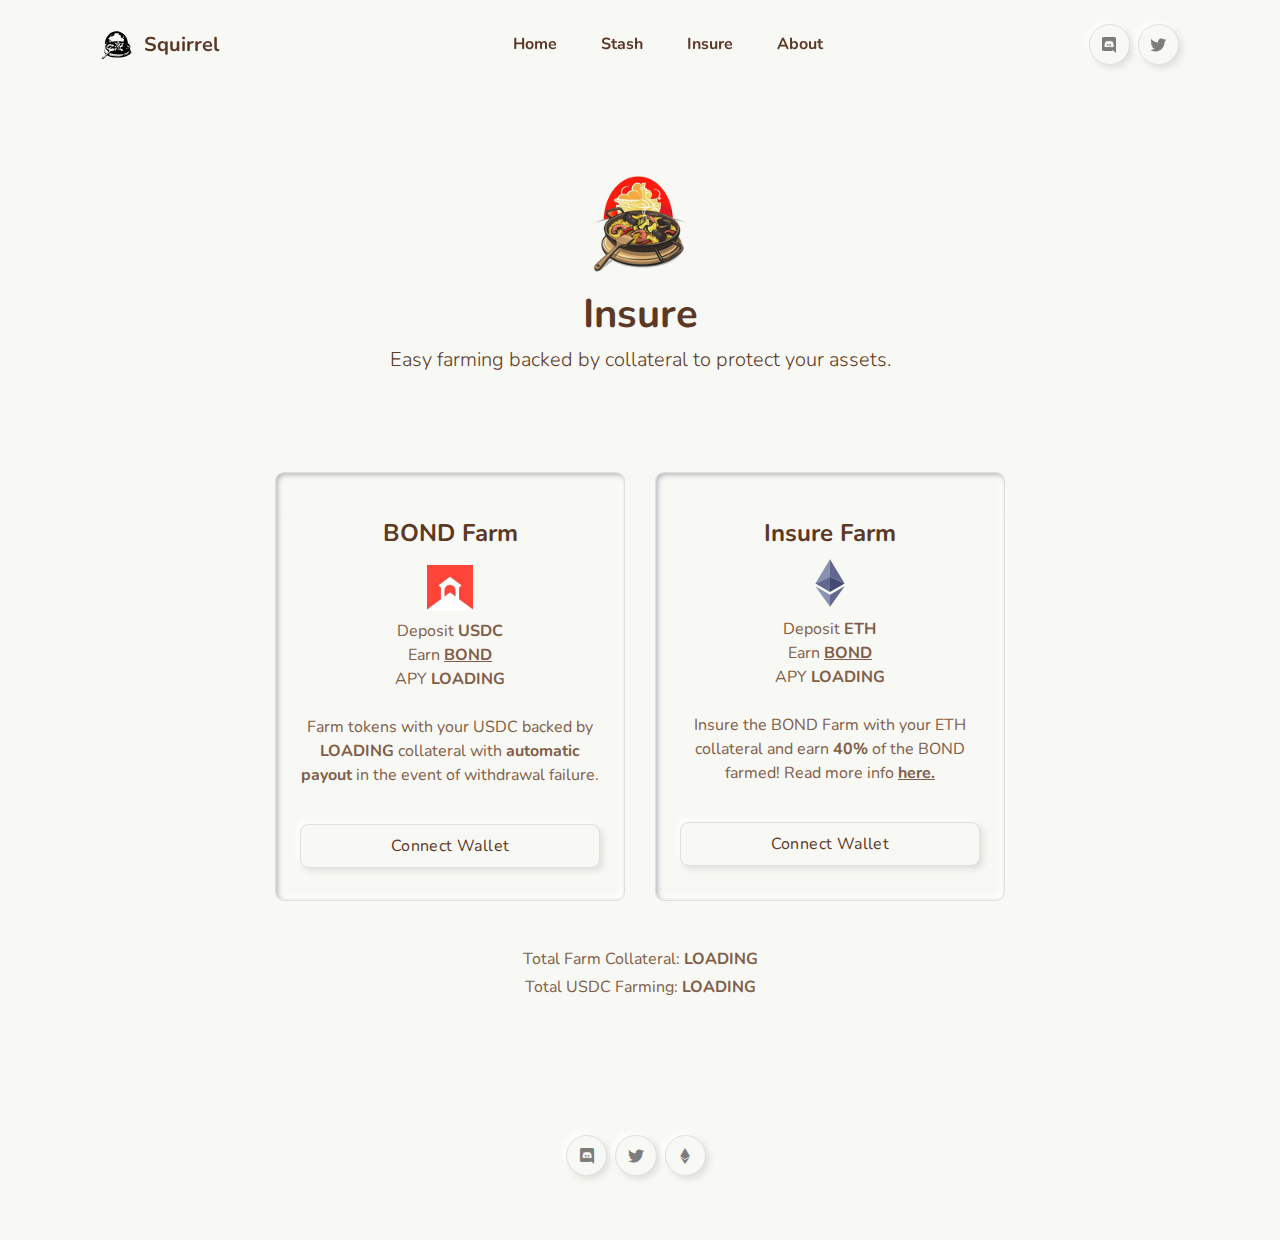
<file: squirrel.finance/insure.html>
<!DOCTYPE html>
<html lang="en">

<!-- Mirrored from squirrel.finance/insure.html by HTTrack Website Copier/3.x [XR&CO'2014], Fri, 26 Feb 2021 18:50:05 GMT -->
<!-- Added by HTTrack --><meta http-equiv="content-type" content="text/html;charset=UTF-8" /><!-- /Added by HTTrack -->
<head>
<meta http-equiv="Content-Type" content="text/html; charset=utf-8" />

<title>Squirrel Finance</title>
<meta name="viewport" content="width=device-width, initial-scale=1, shrink-to-fit=no">
<meta name="title" content="Squirrel Finance">
<meta name="author" content="russfranky">

<meta name="keywords" content="ethereum, eth, yield, farming, yield farming, staking, defi, blobby">
<meta name="description" content="Squirrel Finance is an ecosystem to empower simple & secure DeFi.">

<meta name="twitter:card" content="">
<meta name="twitter:site" content="">
<meta name="twitter:title" content="">
<meta name="twitter:description" content="">
<meta name="twitter:creator" content="">
<meta name="twitter:image" content="">

<meta property="fb:app_id" content="">
<meta property="og:title" content="" />
<meta property="og:type" content="" />
<meta property="og:url" content="index.html" />
<meta property="og:image" content="" />
<meta property="og:description" content="" />
<meta property="og:site_name" content="" />

<link rel="apple-touch-icon" sizes="180x180" href="assets/img/favicon/apple-touch-icon.png">
<link rel="icon" type="image/png" sizes="32x32" href="assets/img/favicon/favicon-32x32.png">
<link rel="icon" type="image/png" sizes="16x16" href="assets/img/favicon/favicon-16x16.png">
<link rel="manifest" href="assets/img/favicon/site.webmanifest">
<link rel="mask-icon" href="assets/img/favicon/safari-pinned-tab.svg" color="#5bbad5">
<meta name="msapplication-TileColor" content="#ffc40d">
<meta name="theme-color" content="#f8f8f4">

<link type="text/css" href="vendor/%40fortawesome/fontawesome-free/css/all.min.css" rel="stylesheet">
<link type="text/css" href="css/main.css" rel="stylesheet">
</head>
<body>
<header class="header-global">
<nav id="navbar-main" aria-label="Primary navigation" class="navbar navbar-main navbar-expand-lg navbar-theme-primary headroom navbar-light navbar-transparent navbar-theme-primary">
<div class="container position-relative">
<a class="navbar-brand py-2 px-3" href="index.html"> <img class="navbar-brand-dark" src="assets/img/squirrel_logo.svg" alt="Logo light"> <img class="navbar-brand-light" src="assets/img/squirrel_logo.svg" alt="squirrel logo small"> <span class="text_bold nav_logo" style="margin-left: 6px">Squirrel</span></a>
<div class="navbar-collapse collapse justify-content-center" id="navbar_global">
<div class="navbar-collapse-header">
<div class="row">
<div class="col-6 collapse-brand">
<a href="index.html" class="navbar-brand shadow-soft py-2 px-3 rounded border border-light"> <img src="assets/img/squirrel_logo.svg" alt="squirrel finance logo"><span class="text_bold nav_logo" style="margin-left: 8px; margin-right: 22px"> Squirrel</span></a>
</div>
<div class="col-6 collapse-close">
<a href="#navbar_global" class="fas fa-times" data-toggle="collapse" data-target="#navbar_global" aria-controls="navbar_global" aria-expanded="false" title="close" aria-label="Toggle navigation"></a>
</div>
</div>
</div>
<ul class="navbar-nav navbar-nav-hover align-items-lg-center">
<li class="nav-item dropdown">
<a href="index.html" class="nav-link"> <span class="nav-link-inner-text">Home</span></a>
</li>
<li class="nav-item dropdown">
<a href="secure.html" class="nav-link"> <span class="nav-link-inner-text">Stash</span></a>
</li>
<li class="nav-item dropdown">
<a href="insure.html" class="nav-link"> <span class="nav-link-inner-text">Insure</span></a>
</li>
<li class="nav-item dropdown">
<a href="https://medium.com/@squirrelfinance/introducing-squirrel-finance-️-7647f3101dc0" target="_blank" class="nav-link"> <span class="nav-link-inner-text">About</span></a>
</li>
</ul>
<ul class="m-socials list-unstyled mb-0">
<li class="mr-2">
<a href="https://discord.gg/zMjN3QX" target="_blank" class="btn btn-icon-only btn-pill btn-primary" aria-label="discord social link" data-toggle="tooltip" data-placement="top" title="Join our Discord"><span aria-hidden="true" class="fab fa-discord"></span></a>
</li>
<li class="mr-3">
<a href="https://twitter.com/SquirrelDeFi" target="_blank" class="btn btn-icon-only btn-pill btn-primary" aria-label="twitter social link" data-toggle="tooltip" data-placement="top" title="Follow us on Twitter"><span aria-hidden="true" class="fab fa-twitter"></span></a>
</li>
</ul>
</div>
<div class="d-flex align-items-center">
<ul class="socials justify-content-center list-unstyled mb-0">
<li class="mr-2">
<a href="https://discord.gg/zMjN3QX" target="_blank" class="btn btn-icon-only btn-pill btn-primary" aria-label="discord social link" data-toggle="tooltip" data-placement="top" title="Join our Discord"><span aria-hidden="true" class="fab fa-discord"></span></a>
</li>
<li class="mr-3">
<a href="https://twitter.com/SquirrelDeFi" target="_blank" class="btn btn-icon-only btn-pill btn-primary" aria-label="twitter social link" data-toggle="tooltip" data-placement="top" title="Follow us on Twitter"><span aria-hidden="true" class="fab fa-twitter"></span></a>
 </li>
</ul>
<button class="navbar-toggler ml-2" type="button" data-toggle="collapse" data-target="#navbar_global" aria-controls="navbar_global" aria-expanded="false" aria-label="Toggle navigation">
<span class="navbar-toggler-icon"></span>
</button>
</div>
</div>
</nav>
</header>
<main>

<section class="section section bg-soft pb-5 overflow-hidden z-2">
<div class="container z-2">
<div class="row justify-content-center text-center pt-6">
<div class="col-lg-8 col-xl-8">
<span class="d-flex align-items-center justify-content-center flex-column"> <img src="assets/img/farm.png" class="mb-3 op_95" alt="Squirrel Logo Big" height="96px"></span>
<h1 class="display-2 mb-1 text_bold">Insure</h1>
<p class="lead px-md-6 mb-0">Easy farming backed by collateral to protect your assets.</p>
</div>
</div>
</div>
</section>
<section class="section" style="padding-top: 3rem!important; padding-bottom: 3rem!important">
<div class="container pt-0">
<div class="row justify-content-center">
<div class="col-12 col-lg-4 col-md-6 mb-5 mb-md-5 d-md-flex">

<div class="card bg-primary shadow-inset border-light text-center">
<div class="card-header">
</div>
<div class="card-body pt-1" style="padding-bottom: 2rem!important">
<h3 class="h4 mb-3"><strong>BOND Farm</strong></h3>
<img class="mb-2" height="46px" src="assets/img/barnbridge.png" />
<br />
<span class="h6 font-weight-normal text-gray mb-3" ️>Deposit <b>USDC</b></span>
<br />
<span class="h6 font-weight-normal text-gray mb-3" ️>Earn <a href="https://barnbridge.com/" target="_blank" class="text-gray"><u><b>BOND</b></u></a></span>
<br />
<span class="h6 font-weight-normal text-gray mb-3" ️>APY <b id="farmAPY">LOADING</b></span>
<br />
<br />
<span class="h6 font-weight-normal text-gray mb-3">Farm tokens with your USDC backed by <b id="totalCollateral">LOADING</b> collateral with <b>automatic payout</b> in the event of withdrawal failure.</span>
<br />
<a id="startFarming" onclick="connectAccount()" class="btn btn-block btn-primary btn" style="margin-top: 2.3rem;">Connect Wallet</a>
</div>
</div>
</div>
<div class="col-12 col-lg-4 col-md-6 mb-5 mb-md-5 d-md-flex">

<div class="card bg-primary shadow-inset border-light text-center">
<div class="card-header">
</div>
<div class="card-body pt-1" style="padding-bottom: 2rem!important">
<h3 class="h4 mb-2"><strong>Insure Farm</strong></h3>
<img class="mb-2" height="52px" src="assets/img/eth.svg" />
<br />
<span class="h6 font-weight-normal text-gray mb-3" ️>Deposit <b>ETH</b></span>
<br />
<span class="h6 font-weight-normal text-gray mb-3" ️>Earn <a href="https://barnbridge.com/" target="_blank" class="text-gray"><u><b>BOND</b></u></a></span>
<br />
<span class="h6 font-weight-normal text-gray mb-3" ️>APY <b id="insureAPY">LOADING</b></span>
<br />
<br />
<span class="h6 font-weight-normal text-gray mb-3">Insure the BOND Farm with your ETH collateral and earn <b>40%</b> of the BOND farmed! Read more info <a href="https://squirrelfinance.medium.com/insure-faqs-204386ee72ff" style="color:unset" target="_blank"><b><u>here.</u></b></a></span>
<br />
<a id="startInsuring" onclick="connectAccount()" class="btn btn-block btn-primary btn" style="margin-top: 2.3rem;">Connect Wallet</a>
</div>
</div>
</div>
</div>
</div>
<div class="h6 font-weight-normal text-gray text-center" ️>Total Farm Collateral: <b id="totalCollateral2">LOADING</b></div>
<div class="h6 font-weight-normal text-gray text-center" ️>Total USDC Farming: <b id="totalDeposited">LOADING</b></div>
</section>
</main>
<footer class="d-flex pb-5 pt-5 pt-md-6 border-top bg-primary">
<div class="container">
<div class="row">
<div class="col">
<ul class="d-flex justify-content-center list-unstyled">
<li class="mr-2">
<a href="https://discord.gg/zMjN3QX" target="_blank" class="btn btn-icon-only btn-pill btn-primary" aria-label="discord social link" data-toggle="tooltip" data-placement="top" title="Join our Discord"><span aria-hidden="true" class="fab fa-discord"></span></a>
</li>
<li class="mr-2">
<a href="https://twitter.com/SquirrelDeFi" target="_blank" class="btn btn-icon-only btn-pill btn-primary" aria-label="twitter social link" data-toggle="tooltip" data-placement="top" title="Follow us on Twitter"><span aria-hidden="true" class="fab fa-twitter"></span></a>
</li>
<li class="mr-2">
<a href="https://etherscan.io/token/0x84294fc9710e1252d407d3d80a84bc39001bd4a8" target="_blank" class="btn btn-icon-only btn-pill btn-primary" aria-label="ethereum social link" data-toggle="tooltip" data-placement="top" title="View Contract on Etherscan"><span aria-hidden="true" class="fab fa-ethereum"></span></a>
</li>
</ul>
</div>
</div>
</div>
</footer>

<script src="vendor/jquery/dist/jquery.min.js"></script>
<script src="vendor/popper.js/dist/umd/popper.min.js"></script>
<script src="vendor/bootstrap/dist/js/bootstrap.min.js"></script>

<script src="vendor/onscreen/dist/on-screen.umd.min.js"></script>
<script src="vendor/nouislider/distribute/nouislider.min.js"></script>
<script src="vendor/bootstrap-datepicker/dist/js/bootstrap-datepicker.min.js"></script>
<script src="vendor/waypoints/lib/jquery.waypoints.min.js"></script>
<script src="vendor/jarallax/dist/jarallax.min.js"></script>
<script src="vendor/jquery.counterup/jquery.counterup.min.js"></script>
<script src="vendor/jquery-countdown/dist/jquery.countdown.min.js"></script>
<script src="vendor/smooth-scroll/dist/smooth-scroll.polyfills.min.js"></script>
<script src="vendor/prismjs/prism.js"></script>
<script async defer src="../buttons.github.io/buttons.js"></script>

<script src="assets/js/main.js"></script>
<script src="assets/js/web3.js"></script>
<script src="assets/js/fortmatic.js"></script>
<script src="assets/js/web3modal.js"></script>
<script src="assets/js/wallet-connect-web3-provider.min.js"></script>
<script src="assets/js/insure.js"></script>
</body>

<!-- Mirrored from squirrel.finance/insure.html by HTTrack Website Copier/3.x [XR&CO'2014], Fri, 26 Feb 2021 18:50:05 GMT -->
</html>
</file>
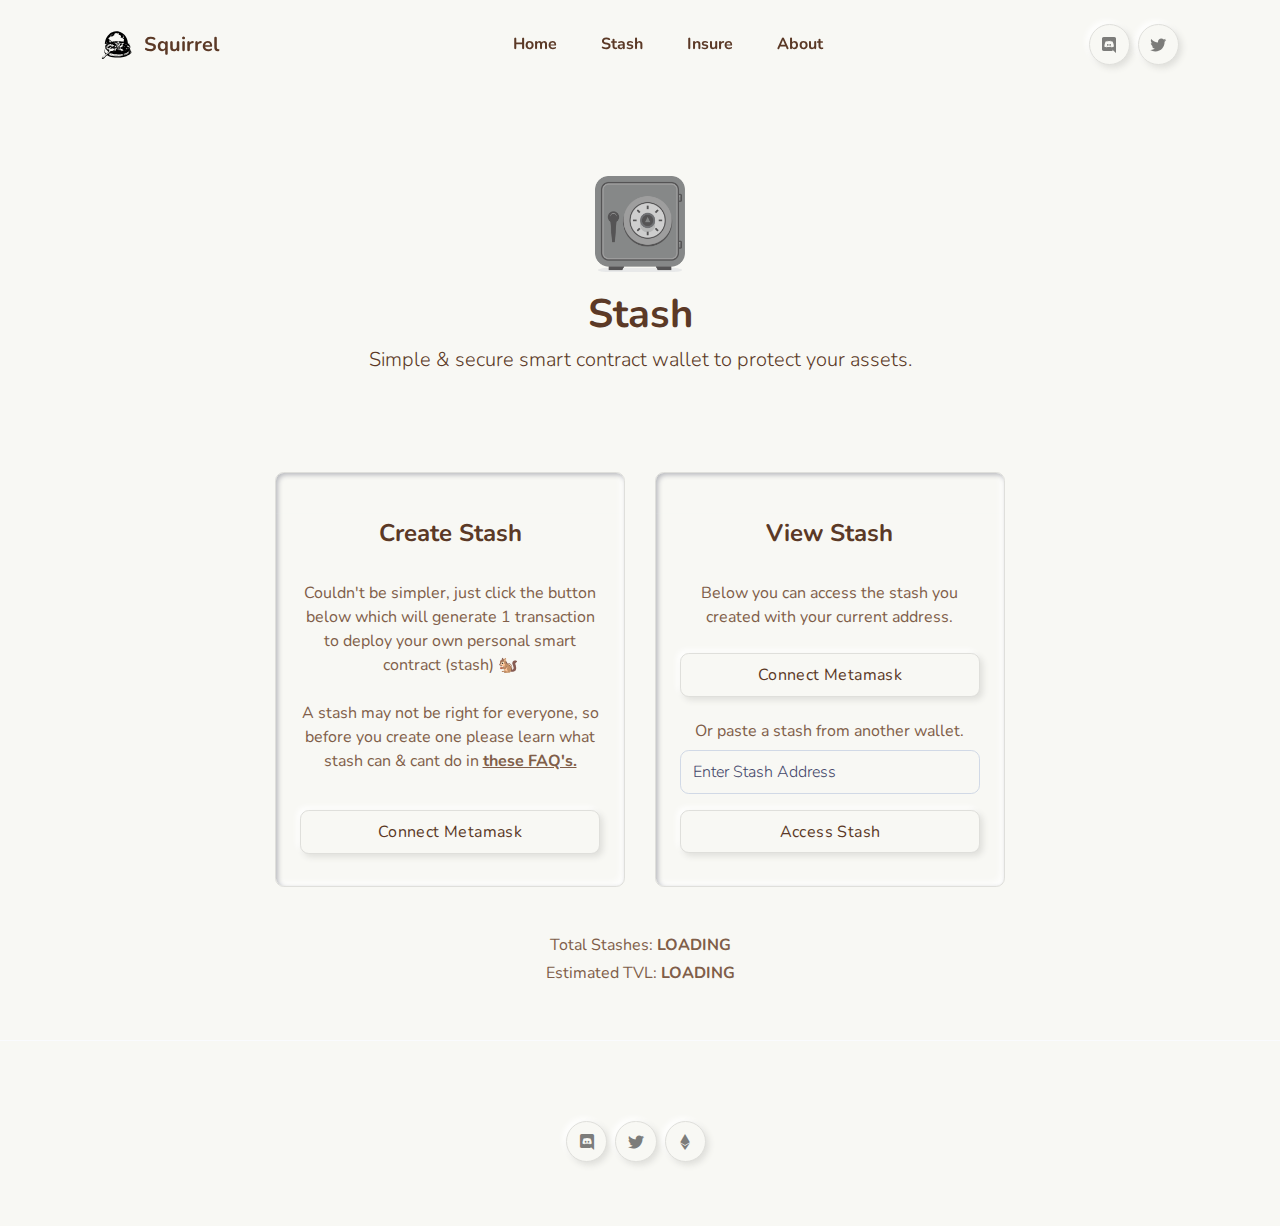
<file: squirrel.finance/secure.html>
<!DOCTYPE html>
<html lang="en">

<!-- Mirrored from squirrel.finance/secure.html by HTTrack Website Copier/3.x [XR&CO'2014], Fri, 26 Feb 2021 18:50:02 GMT -->
<!-- Added by HTTrack --><meta http-equiv="content-type" content="text/html;charset=UTF-8" /><!-- /Added by HTTrack -->
<head>
<meta http-equiv="Content-Type" content="text/html; charset=utf-8" />

<title>Squirrel Finance</title>
<meta name="viewport" content="width=device-width, initial-scale=1, shrink-to-fit=no">
<meta name="title" content="Squirrel Finance">
<meta name="author" content="russfranky">

<meta name="keywords" content="ethereum, eth, yield, farming, yield farming, staking, defi, blobby">
<meta name="description" content="Squirrel Finance is an ecosystem to empower simple & secure DeFi.">

<meta name="twitter:card" content="">
<meta name="twitter:site" content="">
<meta name="twitter:title" content="">
<meta name="twitter:description" content="">
<meta name="twitter:creator" content="">
<meta name="twitter:image" content="">

<meta property="fb:app_id" content="">
<meta property="og:title" content="" />
<meta property="og:type" content="" />
<meta property="og:url" content="index.html" />
<meta property="og:image" content="" />
<meta property="og:description" content="" />
<meta property="og:site_name" content="" />

<link rel="apple-touch-icon" sizes="180x180" href="assets/img/favicon/apple-touch-icon.png">
<link rel="icon" type="image/png" sizes="32x32" href="assets/img/favicon/favicon-32x32.png">
<link rel="icon" type="image/png" sizes="16x16" href="assets/img/favicon/favicon-16x16.png">
<link rel="manifest" href="assets/img/favicon/site.webmanifest">
<link rel="mask-icon" href="assets/img/favicon/safari-pinned-tab.svg" color="#5bbad5">
<meta name="msapplication-TileColor" content="#ffc40d">
<meta name="theme-color" content="#f8f8f4">

<link type="text/css" href="vendor/%40fortawesome/fontawesome-free/css/all.min.css" rel="stylesheet">
<link type="text/css" href="css/main.css" rel="stylesheet">
</head>
<body>
<header class="header-global">
<nav id="navbar-main" aria-label="Primary navigation" class="navbar navbar-main navbar-expand-lg navbar-theme-primary headroom navbar-light navbar-transparent navbar-theme-primary">
<div class="container position-relative">
<a class="navbar-brand py-2 px-3" href="index.html"> <img class="navbar-brand-dark" src="assets/img/squirrel_logo.svg" alt="Logo light"> <img class="navbar-brand-light" src="assets/img/squirrel_logo.svg" alt="squirrel logo small"> <span class="text_bold nav_logo" style="margin-left: 6px">Squirrel</span></a>
<div class="navbar-collapse collapse justify-content-center" id="navbar_global">
<div class="navbar-collapse-header">
<div class="row">
<div class="col-6 collapse-brand">
<a href="index.html" class="navbar-brand shadow-soft py-2 px-3 rounded border border-light"> <img src="assets/img/squirrel_logo.svg" alt="squirrel finance logo"><span class="text_bold nav_logo" style="margin-left: 8px; margin-right: 22px"> Squirrel</span></a>
</div>
<div class="col-6 collapse-close">
<a href="#navbar_global" class="fas fa-times" data-toggle="collapse" data-target="#navbar_global" aria-controls="navbar_global" aria-expanded="false" title="close" aria-label="Toggle navigation"></a>
</div>
</div>
</div>
<ul class="navbar-nav navbar-nav-hover align-items-lg-center">
<li class="nav-item dropdown">
<a href="index.html" class="nav-link"> <span class="nav-link-inner-text">Home</span></a>
</li>
<li class="nav-item dropdown">
<a href="secure.html" class="nav-link"> <span class="nav-link-inner-text">Stash</span></a>
</li>
<li class="nav-item dropdown">
<a href="insure.html" class="nav-link"> <span class="nav-link-inner-text">Insure</span></a>
</li>
<li class="nav-item dropdown">
<a href="https://medium.com/@squirrelfinance/introducing-squirrel-finance-️-7647f3101dc0" target="_blank" class="nav-link"> <span class="nav-link-inner-text">About</span></a>
</li>
</ul>
<ul class="m-socials list-unstyled mb-0">
<li class="mr-2">
<a href="https://discord.gg/zMjN3QX" target="_blank" class="btn btn-icon-only btn-pill btn-primary" aria-label="discord social link" data-toggle="tooltip" data-placement="top" title="Join our Discord"><span aria-hidden="true" class="fab fa-discord"></span></a>
</li>
<li class="mr-3">
<a href="https://twitter.com/SquirrelDeFi" target="_blank" class="btn btn-icon-only btn-pill btn-primary" aria-label="twitter social link" data-toggle="tooltip" data-placement="top" title="Follow us on Twitter"><span aria-hidden="true" class="fab fa-twitter"></span></a>
</li>
</ul>
</div>
<div class="d-flex align-items-center">
<ul class="socials justify-content-center list-unstyled mb-0">
<li class="mr-2">
<a href="https://discord.gg/zMjN3QX" target="_blank" class="btn btn-icon-only btn-pill btn-primary" aria-label="discord social link" data-toggle="tooltip" data-placement="top" title="Join our Discord"><span aria-hidden="true" class="fab fa-discord"></span></a>
</li>
<li class="mr-3">
<a href="https://twitter.com/SquirrelDeFi" target="_blank" class="btn btn-icon-only btn-pill btn-primary" aria-label="twitter social link" data-toggle="tooltip" data-placement="top" title="Follow us on Twitter"><span aria-hidden="true" class="fab fa-twitter"></span></a>
</li>
</ul>
<button class="navbar-toggler ml-2" type="button" data-toggle="collapse" data-target="#navbar_global" aria-controls="navbar_global" aria-expanded="false" aria-label="Toggle navigation">
<span class="navbar-toggler-icon"></span>
</button>
</div>
</div>
</nav>
</header>
<main>

<section class="section section bg-soft pb-5 overflow-hidden z-2">
<div class="container z-2">
<div class="row justify-content-center text-center pt-6">
<div class="col-lg-8 col-xl-8">
<span class="d-flex align-items-center justify-content-center flex-column"> <img src="assets/img/vault.png" class="mb-3 op_95" alt="Squirrel Logo Big" height="96px"></span>
<h1 class="display-2 mb-1 text_bold">Stash</h1>
<p class="lead px-md-6 mb-0">Simple & secure smart contract wallet to protect your assets.</p>
</div>
</div>
</div>
</section>
<section class="section" style="padding-top: 3rem!important; padding-bottom: 3rem!important">
<div class="container pt-0">
<div class="row justify-content-center">
<div class="col-12 col-lg-4 col-md-6 mb-5 mb-md-5 d-md-flex">

<div class="card bg-primary shadow-inset border-light text-center">
<div class="card-header">
</div>
<div class="card-body pt-1" style="padding-bottom: 2rem!important">
<h3 class="h4 mb-2"><strong>Create Stash</strong></h3>
<br />
<span class="h6 font-weight-normal text-gray mb-3">Couldn't be simpler, just click the button below which will generate 1 transaction to deploy your own personal smart contract (stash) 🐿️</span>
<br />
<br />
<span class="h6 font-weight-normal text-gray mb-3">A stash may not be right for everyone, so before you create one please learn what stash can & cant do in <a href="https://medium.com/@squirrelfinance/stash-faqs-5e64b35a93d3" target="_blank" style="color: unset"><b><u>these FAQ's.</u></b></a></span>
<br />
<a id="createStash" onclick="connectAccount()" class="btn btn-block btn-primary btn" style="margin-top: 2.3rem;">Connect Metamask</a>
</div>
</div>
</div>
<div class="col-12 col-lg-4 col-md-6 mb-5 mb-md-5 d-md-flex">

<div class="card bg-primary shadow-inset border-light text-center">
<div class="card-header">
</div>
<div class="card-body pt-1" style="padding-bottom: 2rem!important">
<h3 class="h4 mb-2"><strong>View Stash</strong></h3>
<br />
<span class="h6 font-weight-normal text-gray mb-3">Below you can access the stash you created with your current address.</span>
<br />
<a id="viewStash" onclick="connectAccount()" class="btn btn-block btn-primary btn mt-4">Connect Metamask</a>
<br />
<div class="h6 font-weight-normal text-gray mb-2">Or paste a stash from another wallet.</div>
 <input minlength="42" maxlength="42" class="form-control" id="stashAddress" placeholder="Enter Stash Address" value="" aria-label="Input group">
<a onclick="accessStash()" class="btn btn-block btn-primary btn mt-3">Access Stash</a>
</div>
</div>
</div>
<div id="oldStash" class="col-12 col-lg-4 col-md-6 mb-5 mb-md-5 d-md-flex" style="display: none!important;">

<div class="card bg-primary shadow-inset border-light text-center">
<div class="card-header">
</div>
<div class="card-body pt-1" style="padding-bottom: 2rem!important">
<h3 class="h4 mb-2"><strong>Old Stash</strong></h3>
<br />
<span class="h6 font-weight-normal text-gray mb-3">You have an existing stash from before DeFi plugins were added.<br /><br />You can access that stash below:</span>
<br />
<br />
<span class="h6 font-weight-normal text-gray">(Smart contracts remain on the ethereum blockchain indefinitely, you don't need to migrate funds)</span>
<a id="viewOldStash" onclick="connectAccount()" class="btn btn-block btn-primary btn" style="margin-top: 2.3rem;">Connect Metamask</a>
</div>
</div>
</div>
</div>
</div>
<div class="h6 font-weight-normal text-gray text-center" ️>Total Stashes: <b id="totalStashes">LOADING</b></div>
<div class="h6 font-weight-normal text-gray text-center" ️>Estimated TVL: <b id="totalValue">LOADING</b></div>
</section>
</main>
<footer class="d-flex pb-5 pt-5 pt-md-6 border-top bg-primary">
<div class="container">
<div class="row">
<div class="col">
<ul class="d-flex justify-content-center list-unstyled">
<li class="mr-2">
<a href="https://discord.gg/zMjN3QX" target="_blank" class="btn btn-icon-only btn-pill btn-primary" aria-label="discord social link" data-toggle="tooltip" data-placement="top" title="Join our Discord"><span aria-hidden="true" class="fab fa-discord"></span></a>
</li>
<li class="mr-2">
<a href="https://twitter.com/SquirrelDeFi" target="_blank" class="btn btn-icon-only btn-pill btn-primary" aria-label="twitter social link" data-toggle="tooltip" data-placement="top" title="Follow us on Twitter"><span aria-hidden="true" class="fab fa-twitter"></span></a>
</li>
<li class="mr-2">
<a href="https://etherscan.io/token/0x84294fc9710e1252d407d3d80a84bc39001bd4a8" target="_blank" class="btn btn-icon-only btn-pill btn-primary" aria-label="ethereum social link" data-toggle="tooltip" data-placement="top" title="View Contract on Etherscan"><span aria-hidden="true" class="fab fa-ethereum"></span></a>
</li>
</ul>
</div>
</div>
</div>
</footer>

<script src="vendor/jquery/dist/jquery.min.js"></script>
<script src="vendor/popper.js/dist/umd/popper.min.js"></script>
<script src="vendor/bootstrap/dist/js/bootstrap.min.js"></script>

<script src="vendor/onscreen/dist/on-screen.umd.min.js"></script>
<script src="vendor/nouislider/distribute/nouislider.min.js"></script>
<script src="vendor/bootstrap-datepicker/dist/js/bootstrap-datepicker.min.js"></script>
<script src="vendor/waypoints/lib/jquery.waypoints.min.js"></script>
<script src="vendor/jarallax/dist/jarallax.min.js"></script>
<script src="vendor/jquery.counterup/jquery.counterup.min.js"></script>
<script src="vendor/jquery-countdown/dist/jquery.countdown.min.js"></script>
<script src="vendor/smooth-scroll/dist/smooth-scroll.polyfills.min.js"></script>
<script src="vendor/prismjs/prism.js"></script>
<script async defer src="../buttons.github.io/buttons.js"></script>

<script src="assets/js/main.js"></script>
<script src="assets/js/web3.js"></script>
<script src="assets/js/secure.js"></script>
</body>

<!-- Mirrored from squirrel.finance/secure.html by HTTrack Website Copier/3.x [XR&CO'2014], Fri, 26 Feb 2021 18:50:03 GMT -->
</html>
</file>
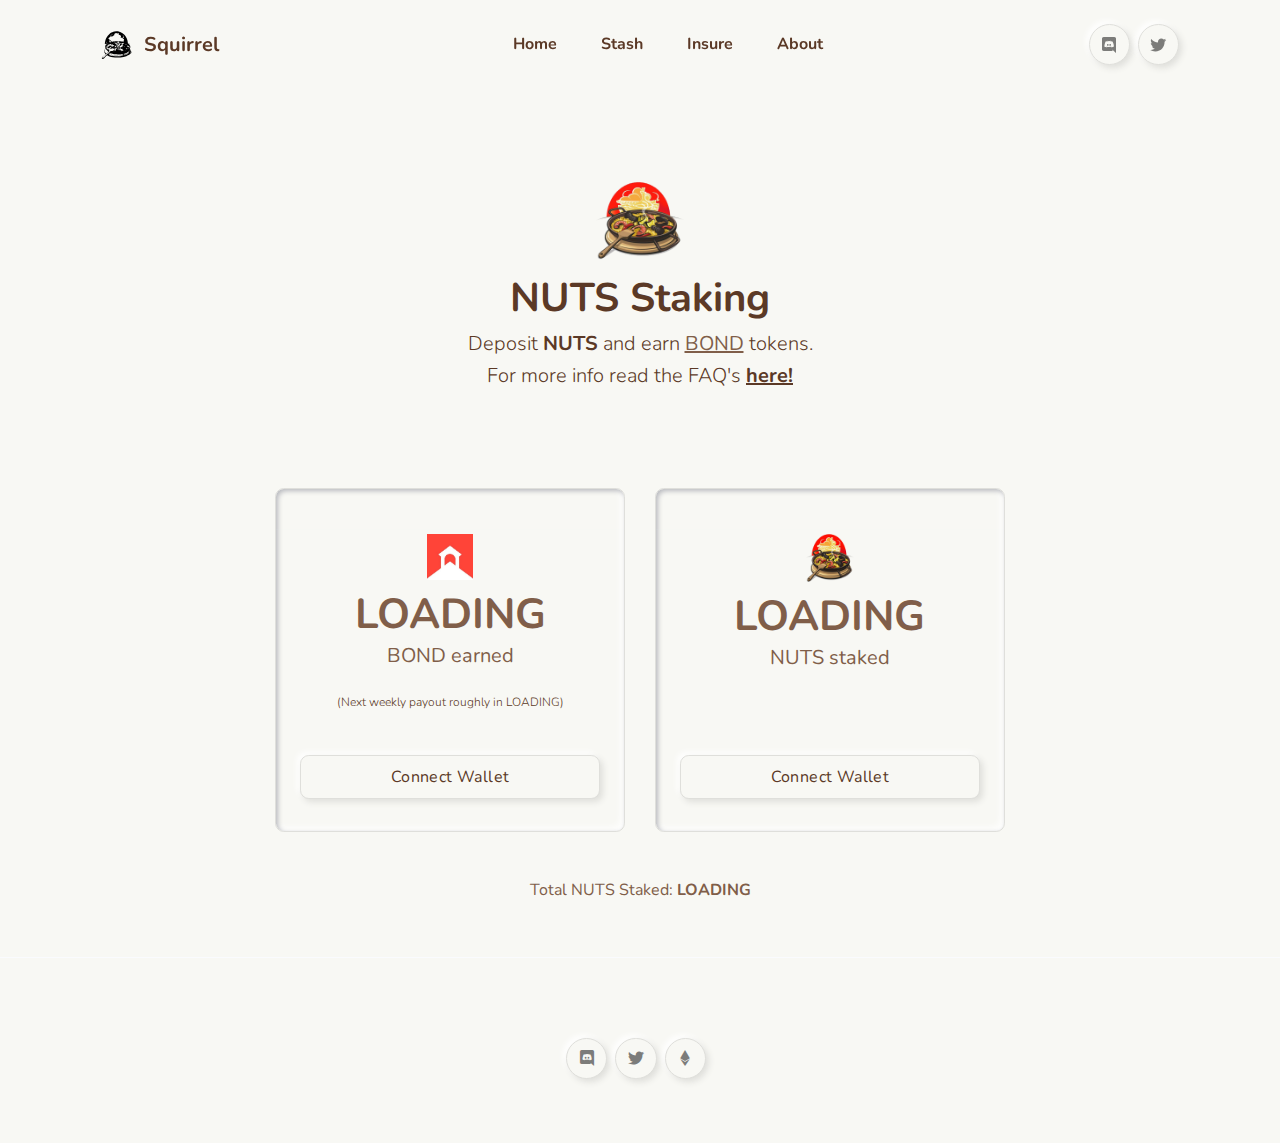
<file: squirrel.finance/stake.html>
<!DOCTYPE html>
<html lang="en">

<!-- Mirrored from squirrel.finance/stake.html by HTTrack Website Copier/3.x [XR&CO'2014], Fri, 26 Feb 2021 18:50:01 GMT -->
<!-- Added by HTTrack --><meta http-equiv="content-type" content="text/html;charset=UTF-8" /><!-- /Added by HTTrack -->
<head>
<meta http-equiv="Content-Type" content="text/html; charset=utf-8" />

<title>Squirrel Finance</title>
<meta name="viewport" content="width=device-width, initial-scale=1, shrink-to-fit=no">
<meta name="title" content="Squirrel Finance">
<meta name="author" content="russfranky">

<meta name="keywords" content="ethereum, eth, yield, farming, yield farming, staking, defi, blobby">
<meta name="description" content="Squirrel Finance is an ecosystem to empower simple & secure DeFi.">

<meta name="twitter:card" content="">
<meta name="twitter:site" content="">
<meta name="twitter:title" content="">
<meta name="twitter:description" content="">
<meta name="twitter:creator" content="">
<meta name="twitter:image" content="">

<meta property="fb:app_id" content="">
<meta property="og:title" content="" />
<meta property="og:type" content="" />
<meta property="og:url" content="index.html" />
<meta property="og:image" content="" />
<meta property="og:description" content="" />
<meta property="og:site_name" content="" />

<link rel="apple-touch-icon" sizes="180x180" href="assets/img/favicon/apple-touch-icon.png">
<link rel="icon" type="image/png" sizes="32x32" href="assets/img/favicon/favicon-32x32.png">
<link rel="icon" type="image/png" sizes="16x16" href="assets/img/favicon/favicon-16x16.png">
<link rel="manifest" href="assets/img/favicon/site.webmanifest">
<link rel="mask-icon" href="assets/img/favicon/safari-pinned-tab.svg" color="#5bbad5">
<meta name="msapplication-TileColor" content="#ffc40d">
<meta name="theme-color" content="#f8f8f4">

<link type="text/css" href="vendor/%40fortawesome/fontawesome-free/css/all.min.css" rel="stylesheet">
<link type="text/css" href="css/main.css" rel="stylesheet">
</head>
<body>
<header class="header-global">
<nav id="navbar-main" aria-label="Primary navigation" class="navbar navbar-main navbar-expand-lg navbar-theme-primary headroom navbar-light navbar-transparent navbar-theme-primary">
<div class="container position-relative">
<a class="navbar-brand py-2 px-3" href="index.html"> <img class="navbar-brand-dark" src="assets/img/squirrel_logo.svg" alt="Logo light"> <img class="navbar-brand-light" src="assets/img/squirrel_logo.svg" alt="squirrel logo small"> <span class="text_bold nav_logo" style="margin-left: 6px">Squirrel</span></a>
<div class="navbar-collapse collapse justify-content-center" id="navbar_global">
<div class="navbar-collapse-header">
<div class="row">
<div class="col-6 collapse-brand">
<a href="index.html" class="navbar-brand shadow-soft py-2 px-3 rounded border border-light"> <img src="assets/img/squirrel_logo.svg" alt="squirrel finance logo"><span class="text_bold nav_logo" style="margin-left: 8px; margin-right: 22px"> Squirrel</span></a>
</div>
<div class="col-6 collapse-close">
<a href="#navbar_global" class="fas fa-times" data-toggle="collapse" data-target="#navbar_global" aria-controls="navbar_global" aria-expanded="false" title="close" aria-label="Toggle navigation"></a>
</div>
</div>
</div>
<ul class="navbar-nav navbar-nav-hover align-items-lg-center">
<li class="nav-item dropdown">
<a href="index.html" class="nav-link"> <span class="nav-link-inner-text">Home</span></a>
</li>
<li class="nav-item dropdown">
<a href="secure.html" class="nav-link"> <span class="nav-link-inner-text">Stash</span></a>
</li>
<li class="nav-item dropdown">
<a href="insure.html" class="nav-link"> <span class="nav-link-inner-text">Insure</span></a>
</li>
<li class="nav-item dropdown">
<a href="https://medium.com/@squirrelfinance/introducing-squirrel-finance-️-7647f3101dc0" target="_blank" class="nav-link"> <span class="nav-link-inner-text">About</span></a>
</li>
</ul>
<ul class="m-socials list-unstyled mb-0">
<li class="mr-2">
<a href="https://discord.gg/zMjN3QX" target="_blank" class="btn btn-icon-only btn-pill btn-primary" aria-label="discord social link" data-toggle="tooltip" data-placement="top" title="Join our Discord"><span aria-hidden="true" class="fab fa-discord"></span></a>
</li>
<li class="mr-3">
<a href="https://twitter.com/SquirrelDeFi" target="_blank" class="btn btn-icon-only btn-pill btn-primary" aria-label="twitter social link" data-toggle="tooltip" data-placement="top" title="Follow us on Twitter"><span aria-hidden="true" class="fab fa-twitter"></span></a>
</li>
</ul>
</div>
<div class="d-flex align-items-center">
<ul class="socials justify-content-center list-unstyled mb-0">
<li class="mr-2">
<a href="https://discord.gg/zMjN3QX" target="_blank" class="btn btn-icon-only btn-pill btn-primary" aria-label="discord social link" data-toggle="tooltip" data-placement="top" title="Join our Discord"><span aria-hidden="true" class="fab fa-discord"></span></a>
</li>
<li class="mr-3">
<a href="https://twitter.com/SquirrelDeFi" target="_blank" class="btn btn-icon-only btn-pill btn-primary" aria-label="twitter social link" data-toggle="tooltip" data-placement="top" title="Follow us on Twitter"><span aria-hidden="true" class="fab fa-twitter"></span></a>
</li>
</ul>
<button class="navbar-toggler ml-2" type="button" data-toggle="collapse" data-target="#navbar_global" aria-controls="navbar_global" aria-expanded="false" aria-label="Toggle navigation">
<span class="navbar-toggler-icon"></span>
</button>
</div>
</div>
</nav>
</header>
<main>

<section class="section section bg-soft pb-5 overflow-hidden z-2">
<div class="container z-2">
<div class="row justify-content-center text-center pt-6">
<div class="col-lg-8 col-xl-8">
<span class="d-flex align-items-center justify-content-center flex-column"> <img src="assets/img/transparent.png" class="mb-2 op_95" alt="Squirrel Logo Big" height="88px"></span>
<h1 class="display-2 mb-1 text_bold">NUTS Staking</h1>
<p class="lead px-md-6 mb-0">Deposit <b>NUTS</b> and earn <a href="https://barnbridge.com/" target="_blank" class="text-gray"><u>BOND</u></a> tokens.<br>For more info read the FAQ's <a href="https://squirrelfinance.medium.com/insure-faqs-204386ee72ff" style="color:unset" target="_blank"><b><u>here!</u></b></a></p>
</div>
</div>
</div>
</section>
<section class="section" style="padding-top: 3rem!important; padding-bottom: 3rem!important">
<div class="container pt-0">
<div class="row justify-content-center">
<div class="col-12 col-lg-4 col-md-6 mb-5 mb-md-5 d-md-flex">

<div class="card bg-primary shadow-inset border-light text-center">
<div class="card-header">
</div>
<div class="card-body pt-1" style="padding-bottom: 2rem!important">
<img class="mb-2" height="46px" src="assets/img/barnbridge.png" />
<br />
<span class="h5 text-gray mb-3" ️ style="font-size: 42px"><b id="yieldEarned">LOADING</b></span>
<br />
<span class="h5 font-weight-normal text-gray mb-3" ️>BOND earned</span>
<br />
<br />
<div style="width: 300px; font-size: 12px;">(Next weekly payout roughly in <span id="payoutCountdown">LOADING</span>)</div>
<a id="harvestYield" onclick="connectAccount()" class="btn btn-block btn-primary btn" style="margin-top: 2.8rem;">Connect Wallet</a>
</div>
</div>
</div>
<div class="col-12 col-lg-4 col-md-6 mb-5 mb-md-5 d-md-flex">

<div class="card bg-primary shadow-inset border-light text-center">
<div class="card-header">
</div>
<div class="card-body pt-1" style="padding-bottom: 2rem!important">
<img class="mb-2" height="48px" src="assets/img/farm.png" />
<br />
<span class="h5 text-gray mb-3" ️ style="font-size: 42px"><b id="nutsDeposited">LOADING</b></span>
<br />
<span class="h5 font-weight-normal text-gray mb-3" ️>NUTS staked</span>
<br />
<br />
<div style="width: 300px"></div>
<br />
<div style="margin-top: 2.3rem;">
<a id="stakeFarm" onclick="connectAccount()" class="btn btn-primary btn" style="width:100%">Connect Wallet</a>
<a id="unstakeFarm" onclick="connectAccount()" class="btn btn-primary btn" style="margin-left:4%; width:47%; display:none;">Connect Wallet</a>
</div>
</div>
</div>
</div>
</div>
<div class="h6 font-weight-normal text-gray text-center" ️>Total NUTS Staked: <b id="totalDeposited">LOADING</b></div>
</div>
<div aria-hidden="true" aria-labelledby="stakeModalLabel" class="modal" id="stakeModal" role="dialog" tabIndex="-1">
<div class="modal-dialog modal-dialog-centered">
<div class="modal-content">
<div class="modal-header" style="padding-bottom: 1rem;">
<h5 class="modal-title">Stake NUTS</h5>
<button aria-label="Close" class="close" data-dismiss="modal" type="button">
<span aria-hidden="true">&times;</span>
</button>
</div>
<div class="modal-body pt-0" style="line-height: 14px; margin-top: 24px">
Your wallet has <b id="nutsBalance">LOADING</b> available
<br />
<br />
<br />
<div class="input-group">
<input class="form-control has-img" id="stakeAmount" placeholder="0" min="0" aria-label="Input group" style="background-image: url('assets/img/transparent.png');">
<div class="input-group-append">
<button id="stakeFarm" onclick="stakeFarm()" type="button" class="btn btn-primary btn-block" tabindex="0">
Stake NUTS
</button>
</div>
</div>
</div>
</div>
</div>
</div>
<div aria-hidden="true" aria-labelledby="unstakeModalLabel" class="modal" id="unstakeModal" role="dialog" tabIndex="-1">
<div class="modal-dialog modal-dialog-centered">
<div class="modal-content">
<div class="modal-header" style="padding-bottom: 1rem;">
<h5 class="modal-title">Unstake NUTS</h5>
<button aria-label="Close" class="close" data-dismiss="modal" type="button">
<span aria-hidden="true">&times;</span>
</button>
</div>
<div class="modal-body pt-0" style="line-height: 14px; margin-top: 24px">
You have <b id="nutsDeposited2">LOADING</b> currently staked
<br />
<br />
<br />
<div class="input-group">
<input class="form-control has-img" id="unstakeAmount" placeholder="0" min="0" aria-label="Input group" style="background-image: url('assets/img/transparent.png');">
<div class="input-group-append">
<button id="unstakeFarm" onclick="unstakeFarm()" type="button" class="btn btn-primary btn-block" tabindex="0">
Unstake NUTS
</button>
</div>
</div>
</div>
</div>
</div>
</div>
</section>
</main>
<footer class="d-flex pb-5 pt-5 pt-md-6 border-top bg-primary">
<div class="container">
<div class="row">
<div class="col">
<ul class="d-flex justify-content-center list-unstyled">
<li class="mr-2">
<a href="https://discord.gg/zMjN3QX" target="_blank" class="btn btn-icon-only btn-pill btn-primary" aria-label="discord social link" data-toggle="tooltip" data-placement="top" title="Join our Discord"><span aria-hidden="true" class="fab fa-discord"></span></a>
</li>
<li class="mr-2">
<a href="https://twitter.com/SquirrelDeFi" target="_blank" class="btn btn-icon-only btn-pill btn-primary" aria-label="twitter social link" data-toggle="tooltip" data-placement="top" title="Follow us on Twitter"><span aria-hidden="true" class="fab fa-twitter"></span></a>
</li>
<li class="mr-2">
<a href="https://etherscan.io/token/0x84294fc9710e1252d407d3d80a84bc39001bd4a8" target="_blank" class="btn btn-icon-only btn-pill btn-primary" aria-label="ethereum social link" data-toggle="tooltip" data-placement="top" title="View Contract on Etherscan"><span aria-hidden="true" class="fab fa-ethereum"></span></a>
</li>
</ul>
</div>
</div>
</div>
</footer>

<script src="vendor/jquery/dist/jquery.min.js"></script>
<script src="vendor/popper.js/dist/umd/popper.min.js"></script>
<script src="vendor/bootstrap/dist/js/bootstrap.min.js"></script>

<script src="vendor/onscreen/dist/on-screen.umd.min.js"></script>
<script src="vendor/nouislider/distribute/nouislider.min.js"></script>
<script src="vendor/bootstrap-datepicker/dist/js/bootstrap-datepicker.min.js"></script>
<script src="vendor/waypoints/lib/jquery.waypoints.min.js"></script>
<script src="vendor/jarallax/dist/jarallax.min.js"></script>
<script src="vendor/jquery.counterup/jquery.counterup.min.js"></script>
<script src="vendor/jquery-countdown/dist/jquery.countdown.min.js"></script>
<script src="vendor/smooth-scroll/dist/smooth-scroll.polyfills.min.js"></script>
<script src="vendor/prismjs/prism.js"></script>
<script async defer src="../buttons.github.io/buttons.js"></script>

<script src="assets/js/main.js"></script>
<script src="assets/js/web3.js"></script>
<script src="assets/js/fortmatic.js"></script>
<script src="assets/js/web3modal.js"></script>
<script src="assets/js/wallet-connect-web3-provider.min.js"></script>
<script src="assets/js/stake.js"></script>
</body>

<!-- Mirrored from squirrel.finance/stake.html by HTTrack Website Copier/3.x [XR&CO'2014], Fri, 26 Feb 2021 18:50:02 GMT -->
</html>
</file>
